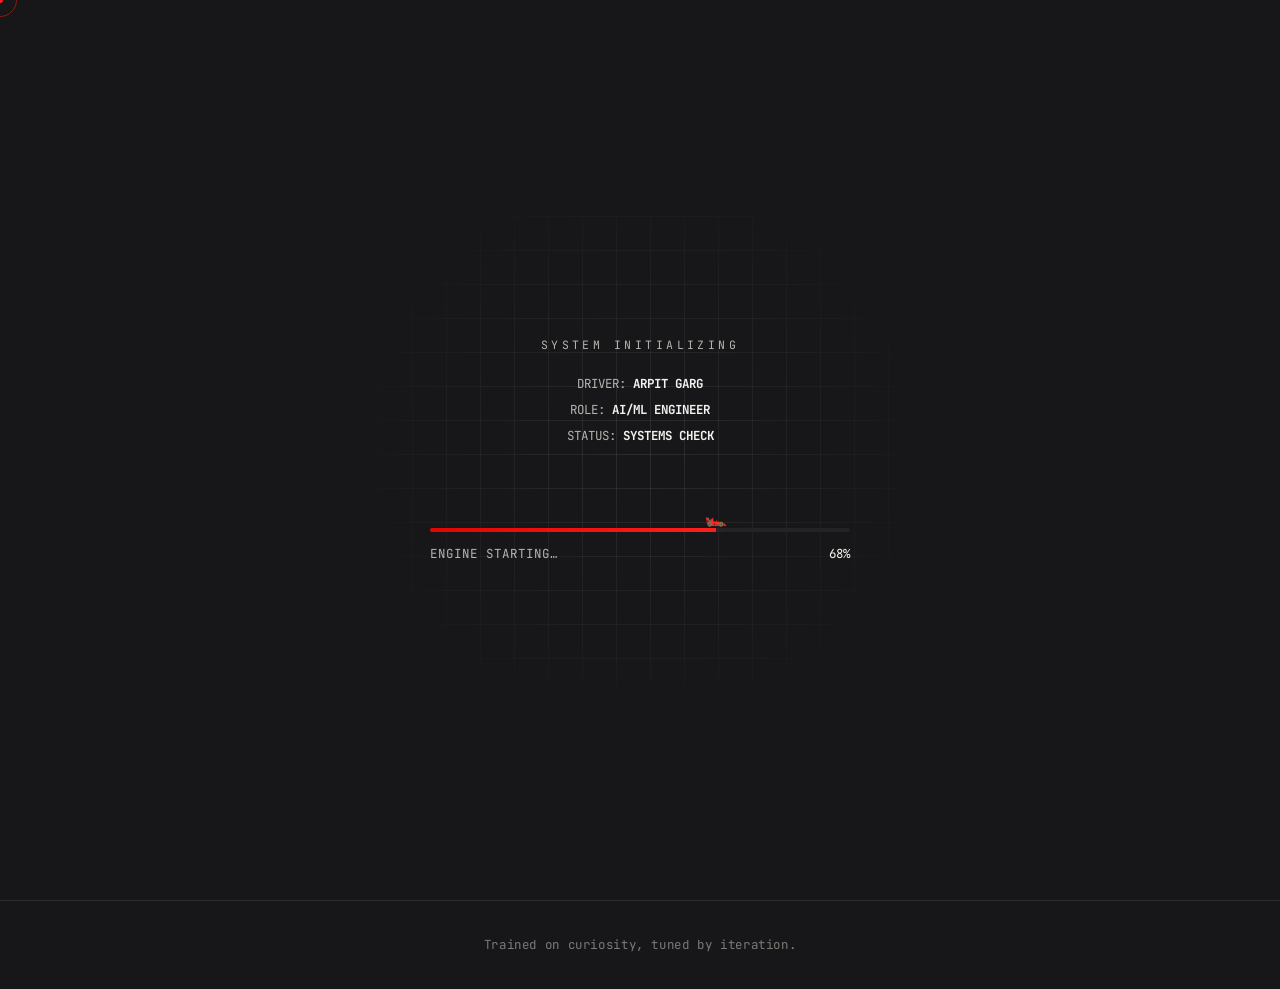
<file: index.html>
<!DOCTYPE html>
<html lang="en">
<head>
<meta charset="UTF-8">
<meta name="viewport" content="width=device-width, initial-scale=1.0">
<title>Arpit Garg — AI/ML Engineer</title>
<meta name="description" content="Arpit Garg — AI/ML Engineer. Machine learning, deep learning, computer vision and spiking neural networks.">

<link rel="preconnect" href="https://fonts.googleapis.com">
<link rel="preconnect" href="https://fonts.gstatic.com" crossorigin>
<link href="https://fonts.googleapis.com/css2?family=Rajdhani:wght@500;600;700&family=Inter:wght@400;500;600;700&family=JetBrains+Mono:wght@400;500;700&display=swap" rel="stylesheet">

<link rel="stylesheet" href="css/style.css">
<link rel="stylesheet" href="css/animations.css">
</head>
<body>

<!-- =================================================
     LOADING SCREEN
================================================= -->
<div id="loading-screen" aria-hidden="true">
  <div class="loading-inner">
    <div class="loading-grid"></div>
    <p class="loading-eyebrow">SYSTEM INITIALIZING</p>
    <div class="loading-readout">
      <span>DRIVER: <b>ARPIT GARG</b></span>
      <span>ROLE: <b>AI/ML ENGINEER</b></span>
      <span id="loading-status">STATUS: <b>WARMING UP</b></span>
    </div>
    <div class="loading-rpm">
      <div class="rpm-bars" id="rpm-bars"></div>
    </div>
    <div class="loading-bar-wrap">
      <span class="loading-car" id="loading-car" aria-hidden="true">🏎️</span>
      <div class="loading-bar-track">
        <div class="loading-bar-fill" id="loading-bar-fill"></div>
      </div>
    </div>
    <div class="loading-pct-row">
      <span class="loading-flag">ENGINE STARTING&hellip;</span>
      <span class="loading-pct" id="loading-pct">0%</span>
    </div>
  </div>
</div>

<!-- Scroll progress -->
<div class="scroll-progress" aria-hidden="true">
  <div class="scroll-progress-fill" id="scroll-progress-fill"></div>
  <span class="scroll-progress-car" id="scroll-progress-car">🏎️</span>
</div>

<!-- Custom cursor (desktop only) -->
<div class="cursor-dot" id="cursor-dot" aria-hidden="true"></div>
<div class="cursor-ring" id="cursor-ring" aria-hidden="true"></div>

<!-- Skip link -->
<a class="skip-link" href="#main">Skip to content</a>

<!-- =================================================
     NAVIGATION
================================================= -->
<header class="navbar" id="navbar">
  <div class="navbar-inner">
    <a href="index.html" class="nav-logo" aria-label="Arpit Garg — home">
      <span class="nav-logo-mark">AG</span>
      <span class="nav-logo-text">ARPIT<em>GARG</em></span>
    </a>

    <nav class="nav-links" id="nav-links" aria-label="Primary">
      <a href="index.html" class="nav-link active">HOME</a>
      <a href="about.html" class="nav-link">ABOUT</a>
      <a href="experience.html" class="nav-link">EXPERIENCE</a>
      <a href="projects.html" class="nav-link">PROJECTS</a>
      <a href="skills.html" class="nav-link">SKILLS</a>
      <a href="achievements.html" class="nav-link">ACHIEVEMENTS</a>
      <a href="contact.html" class="nav-link">CONTACT</a>
      <div class="nav-indicator" id="nav-indicator" aria-hidden="true"></div>
    </nav>

    <div class="navbar-right">
      <div class="nav-lap-counter" aria-hidden="true">LAP 01/07</div>
      <button class="nav-toggle" id="nav-toggle" aria-label="Open menu" aria-expanded="false" aria-controls="nav-links">
        <span></span><span></span><span></span>
      </button>
    </div>
  </div>
</header>

<main id="main">

<section id="hero" class="hero" aria-label="Introduction">
  <div class="hero-bg" aria-hidden="true">
    <div class="carbon-texture"></div>
    <div class="grid-lines"></div>
    <div class="track-lines"></div>
    <div class="speed-lines" id="speed-lines"></div>
  </div>

  <div class="hero-hud" aria-hidden="true">
    <div class="hud-item hud-tl">
      <span class="hud-label">RPM</span>
      <span class="hud-value" id="hud-rpm">0</span>
    </div>
    <div class="hud-item hud-tr">
      <span class="hud-label">SYSTEM</span>
      <span class="hud-value hud-online">ONLINE</span>
    </div>
    <div class="hud-item hud-bl">
      <span class="hud-label">SPEED</span>
      <span class="hud-value" id="hud-speed">0<small>KM/H</small></span>
    </div>
    <div class="hud-item hud-br">
      <span class="hud-label">MODE</span>
      <span class="hud-value">PERFORMANCE</span>
    </div>
  </div>

  <div class="hero-content">
    <p class="hero-eyebrow"><span class="dot"></span><span class="hero-eyebrow-emoji" aria-hidden="true">🏎️</span>LAP 01 / PORTFOLIO — STARTING GRID</p>
    <h1 class="hero-title">
      <span class="hero-title-name">ARPIT GARG</span>
      <span class="hero-title-role">AI/ML ENGINEER</span>
    </h1>
    <p class="hero-tagline">Engineering intelligence at full speed.</p>

    <div class="hero-actions">
      <a href="projects.html" class="btn btn-primary">
        <span>VIEW MY WORK</span>
      </a>
      <!-- To go live: replace YOUR_FILE_ID below with your Google Drive file's ID.
           Get it from Drive: right-click the PDF → Share → "Copy link", which gives
           you something like https://drive.google.com/file/d/1AbCdEfGhIj/view?usp=sharing
           — the long string between /d/ and /view is the file ID. Also make sure the
           file's sharing setting is "Anyone with the link" or it'll 403 for visitors. -->
      <a href="https://drive.google.com/file/d/18TIZjoGuWX1Lr_pJdW8uOG5-KQ3ktR32/view?usp=sharing" class="btn btn-outline" target="_blank" rel="noopener noreferrer">
        <span>DOWNLOAD RESUME</span>
      </a>
      <a href="contact.html" class="btn btn-ghost">
        <span>CONTACT ME</span>
      </a>
    </div>
  </div>

  <div class="hero-car" id="hero-car" aria-hidden="true">
    <!-- Interactive top-down F1 car built with SVG -->
    <svg viewBox="0 0 400 800" class="f1-car-svg" id="f1-car-svg">
      <defs>
        <linearGradient id="bodyGrad" x1="0" y1="0" x2="1" y2="0">
          <stop offset="0%" stop-color="#151515"/>
          <stop offset="50%" stop-color="#0D0D0D"/>
          <stop offset="100%" stop-color="#151515"/>
        </linearGradient>
        <radialGradient id="glowGrad" cx="50%" cy="50%" r="50%">
          <stop offset="0%" stop-color="#FF1E1E" stop-opacity="0.9"/>
          <stop offset="100%" stop-color="#FF1E1E" stop-opacity="0"/>
        </radialGradient>
      </defs>

      <!-- rear wing -->
      <rect x="90" y="40" width="220" height="16" rx="4" fill="url(#bodyGrad)" stroke="#E10600" stroke-width="1.5"/>
      <rect x="140" y="56" width="10" height="30" fill="#151515"/>
      <rect x="250" y="56" width="10" height="30" fill="#151515"/>

      <!-- rear tires -->
      <rect x="55" y="90" width="42" height="90" rx="10" fill="#0D0D0D" stroke="#333" stroke-width="2"/>
      <rect x="303" y="90" width="42" height="90" rx="10" fill="#0D0D0D" stroke="#333" stroke-width="2"/>

      <!-- main body -->
      <path d="M170 90 C130 95 120 160 128 260 C132 380 140 480 160 560 C168 610 180 660 200 700 C220 660 232 610 240 560 C260 480 268 380 272 260 C280 160 270 95 230 90 C215 84 185 84 170 90 Z"
            fill="url(#bodyGrad)" stroke="#E10600" stroke-width="1.5"/>

      <!-- halo / cockpit -->
      <ellipse cx="200" cy="230" rx="34" ry="46" fill="#050505" stroke="#A0A0A0" stroke-width="1.5"/>
      <path d="M170 200 Q200 180 230 200" fill="none" stroke="#E10600" stroke-width="4" stroke-linecap="round"/>

      <!-- red racing stripe -->
      <rect x="192" y="90" width="16" height="600" fill="#E10600" opacity="0.85"/>

      <!-- front tires -->
      <rect x="70" y="620" width="40" height="86" rx="10" fill="#0D0D0D" stroke="#333" stroke-width="2"/>
      <rect x="290" y="620" width="40" height="86" rx="10" fill="#0D0D0D" stroke="#333" stroke-width="2"/>

      <!-- front wing -->
      <rect x="80" y="720" width="240" height="18" rx="4" fill="url(#bodyGrad)" stroke="#E10600" stroke-width="1.5"/>

      <!-- headlight glow points -->
      <circle cx="170" cy="705" r="18" fill="url(#glowGrad)" class="headlight-glow"/>
      <circle cx="230" cy="705" r="18" fill="url(#glowGrad)" class="headlight-glow"/>
    </svg>

    <div class="car-telemetry" aria-hidden="true">
      <div class="car-telemetry-line" style="--i:0">MODEL &mdash; INTELLIGENCE.01</div>
      <div class="car-telemetry-line" style="--i:1">STACK &mdash; PYTORCH / TENSORFLOW</div>
      <div class="car-telemetry-line" style="--i:2">STATUS &mdash; RACE READY</div>
    </div>
  </div>

  <a href="about.html" class="scroll-cue" aria-label="Continue to About page">
    <span>EXPLORE</span>
    <span class="scroll-cue-car" aria-hidden="true">🏎️</span>
  </a>
</section>

</main>

<footer class="site-footer">
  <p class="site-footer-tagline">Trained on curiosity, tuned by iteration.</p>
</footer>

<script src="js/animations.js"></script>
<script src="js/main.js"></script>
</body>
</html>
</file>
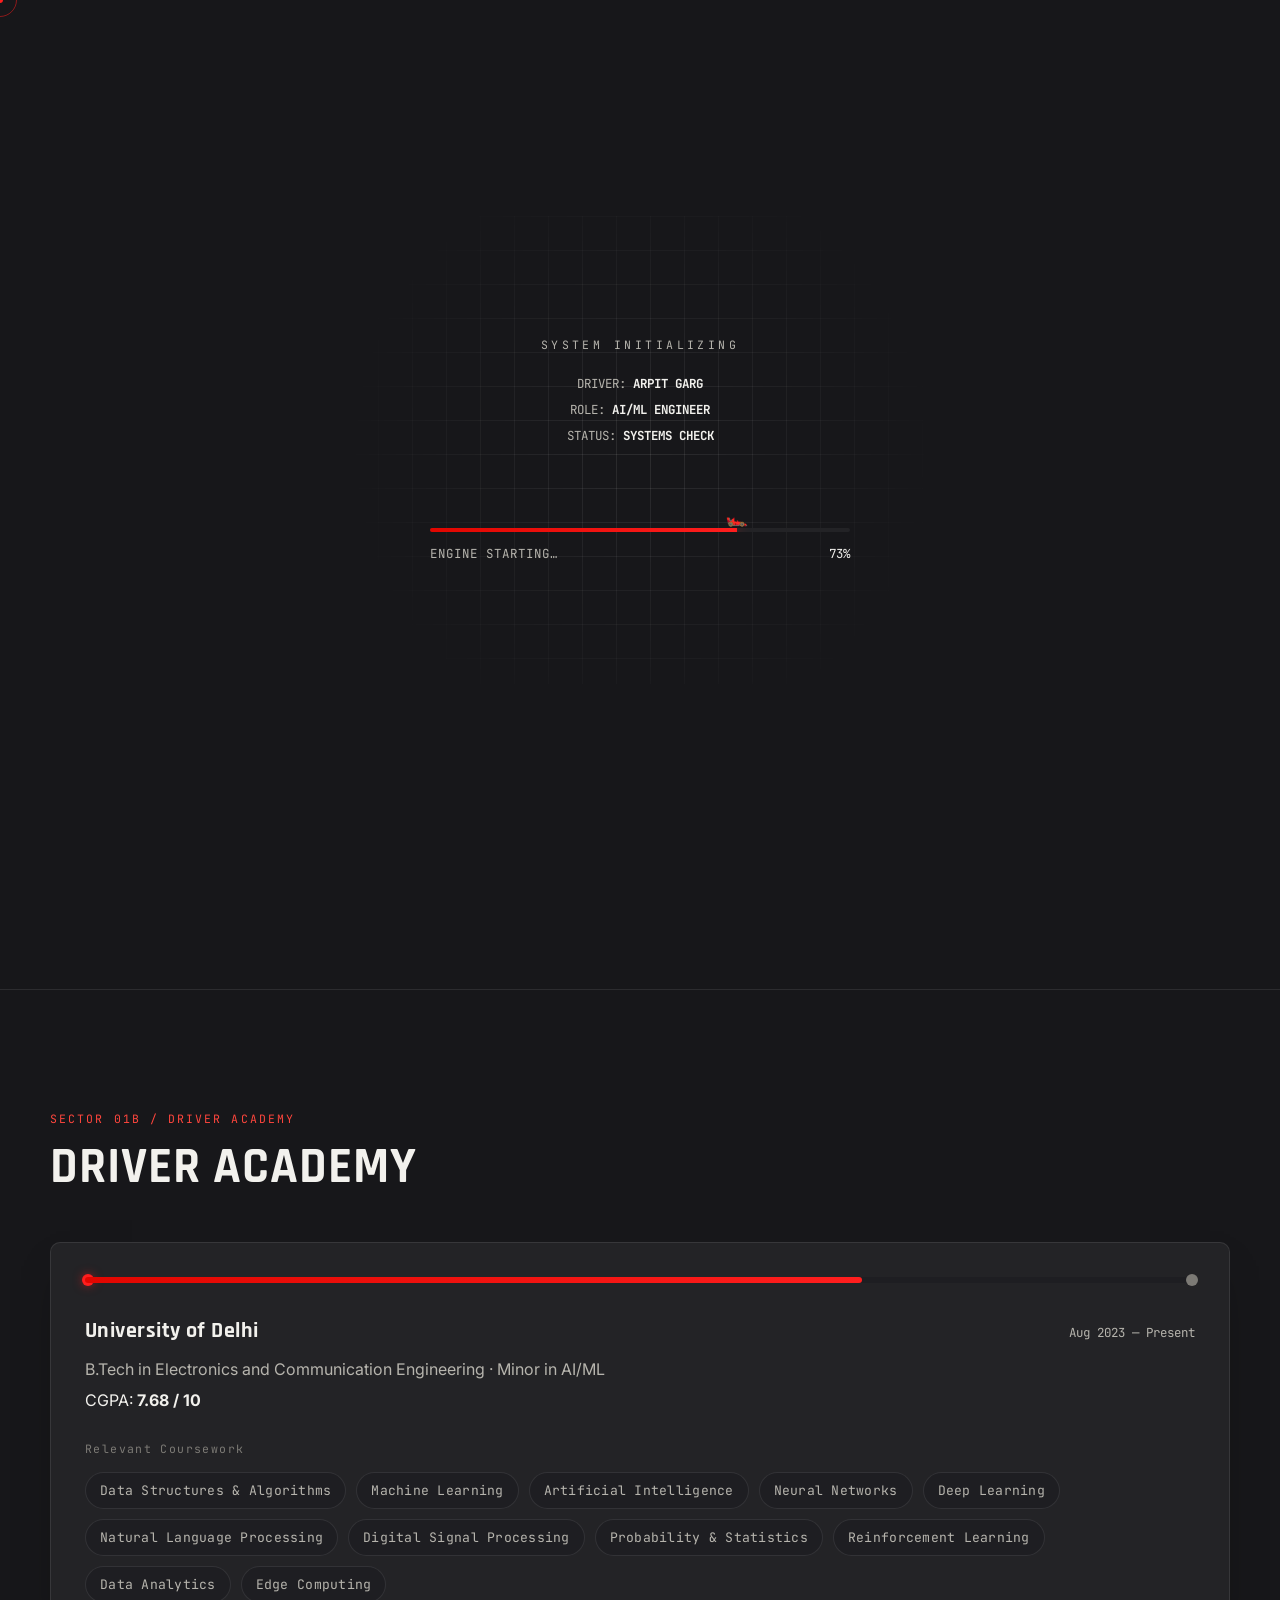
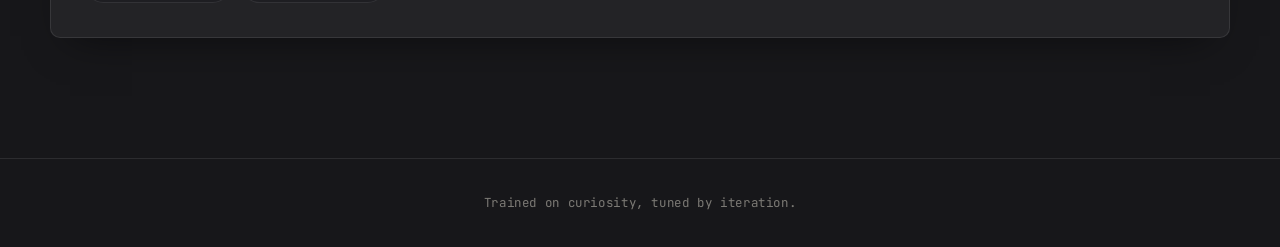
<file: about.html>
<!DOCTYPE html>
<html lang="en">
<head>
<meta charset="UTF-8">
<meta name="viewport" content="width=device-width, initial-scale=1.0">
<title>About — Arpit Garg</title>
<meta name="description" content="Arpit Garg — AI/ML Engineer. Machine learning, deep learning, computer vision and spiking neural networks.">

<link rel="preconnect" href="https://fonts.googleapis.com">
<link rel="preconnect" href="https://fonts.gstatic.com" crossorigin>
<link href="https://fonts.googleapis.com/css2?family=Rajdhani:wght@500;600;700&family=Inter:wght@400;500;600;700&family=JetBrains+Mono:wght@400;500;700&display=swap" rel="stylesheet">

<link rel="stylesheet" href="css/style.css">
<link rel="stylesheet" href="css/animations.css">
</head>
<body>

<!-- =================================================
     LOADING SCREEN
================================================= -->
<div id="loading-screen" aria-hidden="true">
  <div class="loading-inner">
    <div class="loading-grid"></div>
    <p class="loading-eyebrow">SYSTEM INITIALIZING</p>
    <div class="loading-readout">
      <span>DRIVER: <b>ARPIT GARG</b></span>
      <span>ROLE: <b>AI/ML ENGINEER</b></span>
      <span id="loading-status">STATUS: <b>WARMING UP</b></span>
    </div>
    <div class="loading-rpm">
      <div class="rpm-bars" id="rpm-bars"></div>
    </div>
    <div class="loading-bar-wrap">
      <span class="loading-car" id="loading-car" aria-hidden="true">🏎️</span>
      <div class="loading-bar-track">
        <div class="loading-bar-fill" id="loading-bar-fill"></div>
      </div>
    </div>
    <div class="loading-pct-row">
      <span class="loading-flag">ENGINE STARTING&hellip;</span>
      <span class="loading-pct" id="loading-pct">0%</span>
    </div>
  </div>
</div>

<!-- Scroll progress -->
<div class="scroll-progress" aria-hidden="true">
  <div class="scroll-progress-fill" id="scroll-progress-fill"></div>
  <span class="scroll-progress-car" id="scroll-progress-car">🏎️</span>
</div>

<!-- Custom cursor (desktop only) -->
<div class="cursor-dot" id="cursor-dot" aria-hidden="true"></div>
<div class="cursor-ring" id="cursor-ring" aria-hidden="true"></div>

<!-- Skip link -->
<a class="skip-link" href="#main">Skip to content</a>

<!-- =================================================
     NAVIGATION
================================================= -->
<header class="navbar" id="navbar">
  <div class="navbar-inner">
    <a href="index.html" class="nav-logo" aria-label="Arpit Garg — home">
      <span class="nav-logo-mark">AG</span>
      <span class="nav-logo-text">ARPIT<em>GARG</em></span>
    </a>

    <nav class="nav-links" id="nav-links" aria-label="Primary">
      <a href="index.html" class="nav-link">HOME</a>
      <a href="about.html" class="nav-link active">ABOUT</a>
      <a href="experience.html" class="nav-link">EXPERIENCE</a>
      <a href="projects.html" class="nav-link">PROJECTS</a>
      <a href="skills.html" class="nav-link">SKILLS</a>
      <a href="achievements.html" class="nav-link">ACHIEVEMENTS</a>
      <a href="contact.html" class="nav-link">CONTACT</a>
      <div class="nav-indicator" id="nav-indicator" aria-hidden="true"></div>
    </nav>

    <div class="navbar-right">
      <div class="nav-lap-counter" aria-hidden="true">LAP 02/07</div>
      <button class="nav-toggle" id="nav-toggle" aria-label="Open menu" aria-expanded="false" aria-controls="nav-links">
        <span></span><span></span><span></span>
      </button>
    </div>
  </div>
</header>

<main id="main">

<section id="about" class="section about" aria-label="About">
  <div class="section-inner">
    <p class="section-eyebrow">SECTOR 01 / DRIVER PROFILE</p>
    <h2 class="section-title">About the Driver</h2>

    <div class="driver-card">
      <div class="driver-card-header">
        <div class="driver-id">
          <span class="driver-number">01</span>
          <div>
            <p class="driver-card-label">DRIVER</p>
            <p class="driver-card-name">ARPIT GARG</p>
          </div>
        </div>
        <div class="driver-flag">🇮🇳</div>
      </div>

      <div class="driver-card-grid">
        <div class="driver-stat">
          <span class="driver-stat-label">ROLE</span>
          <span class="driver-stat-value">AI/ML Engineer</span>
        </div>
        <div class="driver-stat">
          <span class="driver-stat-label">BASE</span>
          <span class="driver-stat-value">Delhi, India</span>
        </div>
        <div class="driver-stat">
          <span class="driver-stat-label">TEAM</span>
          <span class="driver-stat-value">University of Delhi</span>
        </div>
        <div class="driver-stat">
          <span class="driver-stat-label">CHASSIS</span>
          <span class="driver-stat-value">B.Tech ECE &middot; AI/ML Minor</span>
        </div>
        <div class="driver-stat">
          <span class="driver-stat-label">RATING</span>
          <span class="driver-stat-value">CGPA 7.68 / 10</span>
        </div>
        <div class="driver-stat">
          <span class="driver-stat-label">STATUS</span>
          <span class="driver-stat-value status-live">Available for hire</span>
        </div>
      </div>

      <p class="driver-summary">
        AI/ML Engineer with experience in machine learning, deep learning, computer vision, and Spiking
        Neural Networks. Skilled in Python, PyTorch, TensorFlow, Scikit-learn, and OpenCV, with expertise
        in model training, evaluation, and feature engineering.
      </p>
    </div>

    <div class="about-stats" id="about-stats">
      <div class="about-stat" data-count="3" data-suffix="+">
        <span class="about-stat-value"><span class="counter">0</span><span class="suffix">+</span></span>
        <span class="about-stat-label">Research / Internship Experiences</span>
      </div>
      <div class="about-stat" data-count="4" data-suffix="+">
        <span class="about-stat-value"><span class="counter">0</span><span class="suffix">+</span></span>
        <span class="about-stat-label">Major AI/ML Projects</span>
      </div>
      <div class="about-stat" data-count="10000" data-suffix="+">
        <span class="about-stat-value"><span class="counter">0</span><span class="suffix">+</span></span>
        <span class="about-stat-label">Samples Analyzed</span>
      </div>
      <div class="about-stat" data-count="18" data-suffix="+">
        <span class="about-stat-value"><span class="counter">0</span><span class="suffix">+</span></span>
        <span class="about-stat-label">Exercise Types Supported</span>
      </div>
      <div class="about-stat" data-count="100" data-suffix="+">
        <span class="about-stat-value"><span class="counter">0</span><span class="suffix">+</span></span>
        <span class="about-stat-label">Equipment Units Analyzed</span>
      </div>
    </div>
  </div>
</section>

<section id="education" class="section education" aria-label="Education">
  <div class="section-inner">
    <p class="section-eyebrow">SECTOR 01B / DRIVER ACADEMY</p>
    <h2 class="section-title">Driver Academy</h2>

    <div class="academy-card reveal">
      <div class="academy-track" aria-hidden="true">
        <span class="academy-checkpoint start"></span>
        <span class="academy-progress"></span>
        <span class="academy-checkpoint end"></span>
      </div>
      <div class="academy-body">
        <div class="academy-top">
          <h3>University of Delhi</h3>
          <span class="academy-date">Aug 2023 &mdash; Present</span>
        </div>
        <p class="academy-degree">B.Tech in Electronics and Communication Engineering &middot; Minor in AI/ML</p>
        <p class="academy-cgpa">CGPA: <b>7.68 / 10</b></p>

        <p class="academy-coursework-label">Relevant Coursework</p>
        <ul class="chip-list">
          <li>Data Structures &amp; Algorithms</li>
          <li>Machine Learning</li>
          <li>Artificial Intelligence</li>
          <li>Neural Networks</li>
          <li>Deep Learning</li>
          <li>Natural Language Processing</li>
          <li>Digital Signal Processing</li>
          <li>Probability &amp; Statistics</li>
          <li>Reinforcement Learning</li>
          <li>Data Analytics</li>
          <li>Edge Computing</li>
        </ul>
      </div>
    </div>
  </div>
</section>

</main>

<footer class="site-footer">
  <p class="site-footer-tagline">Trained on curiosity, tuned by iteration.</p>
</footer>

<script src="js/animations.js"></script>
<script src="js/main.js"></script>
</body>
</html>
</file>
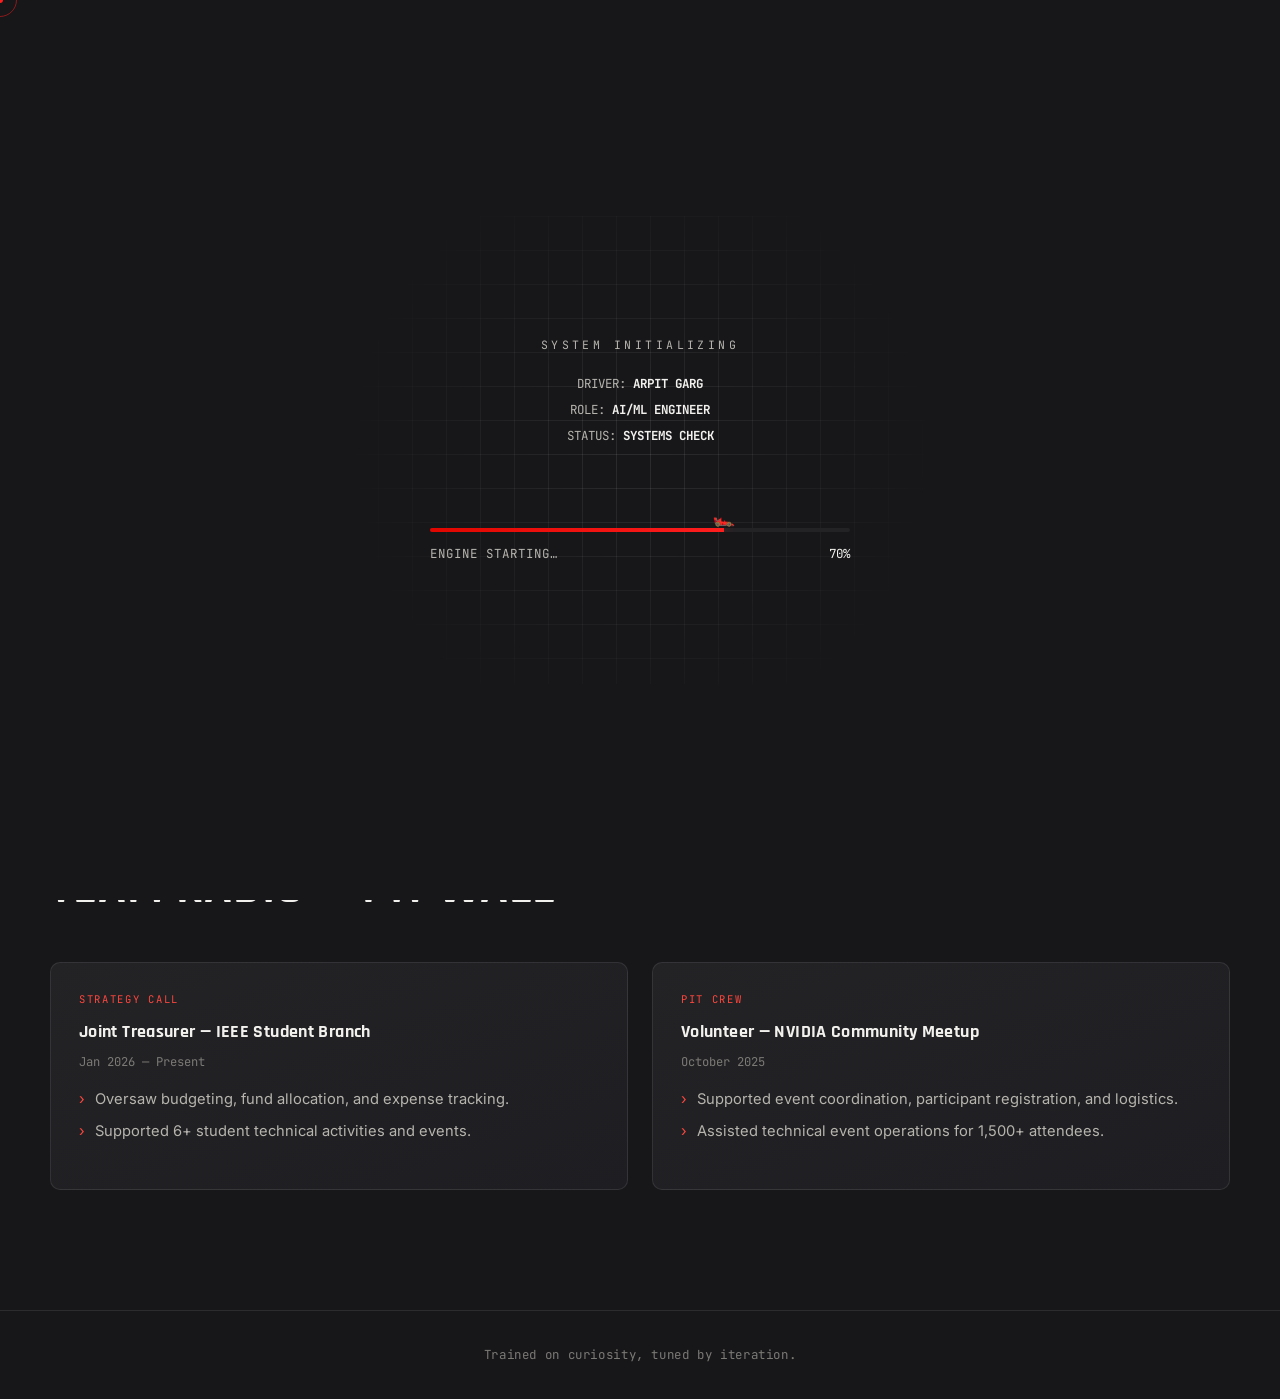
<file: achievements.html>
<!DOCTYPE html>
<html lang="en">
<head>
<meta charset="UTF-8">
<meta name="viewport" content="width=device-width, initial-scale=1.0">
<title>Achievements — Arpit Garg</title>
<meta name="description" content="Arpit Garg — AI/ML Engineer. Machine learning, deep learning, computer vision and spiking neural networks.">

<link rel="preconnect" href="https://fonts.googleapis.com">
<link rel="preconnect" href="https://fonts.gstatic.com" crossorigin>
<link href="https://fonts.googleapis.com/css2?family=Rajdhani:wght@500;600;700&family=Inter:wght@400;500;600;700&family=JetBrains+Mono:wght@400;500;700&display=swap" rel="stylesheet">

<link rel="stylesheet" href="css/style.css">
<link rel="stylesheet" href="css/animations.css">
</head>
<body>

<!-- =================================================
     LOADING SCREEN
================================================= -->
<div id="loading-screen" aria-hidden="true">
  <div class="loading-inner">
    <div class="loading-grid"></div>
    <p class="loading-eyebrow">SYSTEM INITIALIZING</p>
    <div class="loading-readout">
      <span>DRIVER: <b>ARPIT GARG</b></span>
      <span>ROLE: <b>AI/ML ENGINEER</b></span>
      <span id="loading-status">STATUS: <b>WARMING UP</b></span>
    </div>
    <div class="loading-rpm">
      <div class="rpm-bars" id="rpm-bars"></div>
    </div>
    <div class="loading-bar-wrap">
      <span class="loading-car" id="loading-car" aria-hidden="true">🏎️</span>
      <div class="loading-bar-track">
        <div class="loading-bar-fill" id="loading-bar-fill"></div>
      </div>
    </div>
    <div class="loading-pct-row">
      <span class="loading-flag">ENGINE STARTING&hellip;</span>
      <span class="loading-pct" id="loading-pct">0%</span>
    </div>
  </div>
</div>

<!-- Scroll progress -->
<div class="scroll-progress" aria-hidden="true">
  <div class="scroll-progress-fill" id="scroll-progress-fill"></div>
  <span class="scroll-progress-car" id="scroll-progress-car">🏎️</span>
</div>

<!-- Custom cursor (desktop only) -->
<div class="cursor-dot" id="cursor-dot" aria-hidden="true"></div>
<div class="cursor-ring" id="cursor-ring" aria-hidden="true"></div>

<!-- Skip link -->
<a class="skip-link" href="#main">Skip to content</a>

<!-- =================================================
     NAVIGATION
================================================= -->
<header class="navbar" id="navbar">
  <div class="navbar-inner">
    <a href="index.html" class="nav-logo" aria-label="Arpit Garg — home">
      <span class="nav-logo-mark">AG</span>
      <span class="nav-logo-text">ARPIT<em>GARG</em></span>
    </a>

    <nav class="nav-links" id="nav-links" aria-label="Primary">
      <a href="index.html" class="nav-link">HOME</a>
      <a href="about.html" class="nav-link">ABOUT</a>
      <a href="experience.html" class="nav-link">EXPERIENCE</a>
      <a href="projects.html" class="nav-link">PROJECTS</a>
      <a href="skills.html" class="nav-link">SKILLS</a>
      <a href="achievements.html" class="nav-link active">ACHIEVEMENTS</a>
      <a href="contact.html" class="nav-link">CONTACT</a>
      <div class="nav-indicator" id="nav-indicator" aria-hidden="true"></div>
    </nav>

    <div class="navbar-right">
      <div class="nav-lap-counter" aria-hidden="true">LAP 06/07</div>
      <button class="nav-toggle" id="nav-toggle" aria-label="Open menu" aria-expanded="false" aria-controls="nav-links">
        <span></span><span></span><span></span>
      </button>
    </div>
  </div>
</header>

<main id="main">

<section id="achievements" class="section achievements" aria-label="Achievements">
  <div class="section-inner">
    <p class="section-eyebrow">SECTOR 05 / PODIUM</p>
    <h2 class="section-title">Podium</h2>

    <div class="podium reveal">
      <div class="podium-place place-2">
        <div class="podium-medal">🏁</div>
        <h3>Smart India Hackathon 2025</h3>
        <p class="podium-org">Shortlisted (Waitlist) &mdash; Project PeerFit</p>
        <p class="podium-desc">Selected among 600+ shortlisted national teams based on technical proposal.</p>
        <div class="podium-block"><span>P2</span></div>
      </div>

      <div class="podium-place place-1">
        <div class="podium-medal">🥈</div>
        <h3>Code or Die Hackathon</h3>
        <p class="podium-org">Delhi Technological University</p>
        <p class="podium-desc">2nd Place &mdash; implemented a software solution under hackathon constraints.</p>
        <div class="podium-block"><span>P1</span></div>
      </div>
    </div>
  </div>
</section>

<section id="leadership" class="section leadership" aria-label="Leadership">
  <div class="section-inner">
    <p class="section-eyebrow">SECTOR 06 / PIT WALL</p>
    <h2 class="section-title">Team Radio &mdash; Pit Wall</h2>

    <div class="pitwall-grid">

      <article class="pitwall-card reveal">
        <p class="pitwall-tag">STRATEGY CALL</p>
        <h3>Joint Treasurer &mdash; IEEE Student Branch</h3>
        <span class="pitwall-date">Jan 2026 &mdash; Present</span>
        <ul class="race-highlights">
          <li>Oversaw budgeting, fund allocation, and expense tracking.</li>
          <li>Supported 6+ student technical activities and events.</li>
        </ul>
      </article>

      <article class="pitwall-card reveal">
        <p class="pitwall-tag">PIT CREW</p>
        <h3>Volunteer &mdash; NVIDIA Community Meetup</h3>
        <span class="pitwall-date">October 2025</span>
        <ul class="race-highlights">
          <li>Supported event coordination, participant registration, and logistics.</li>
          <li>Assisted technical event operations for 1,500+ attendees.</li>
        </ul>
      </article>
    </div>
  </div>
</section>

</main>

<footer class="site-footer">
  <p class="site-footer-tagline">Trained on curiosity, tuned by iteration.</p>
</footer>

<script src="js/animations.js"></script>
<script src="js/main.js"></script>
</body>
</html>
</file>
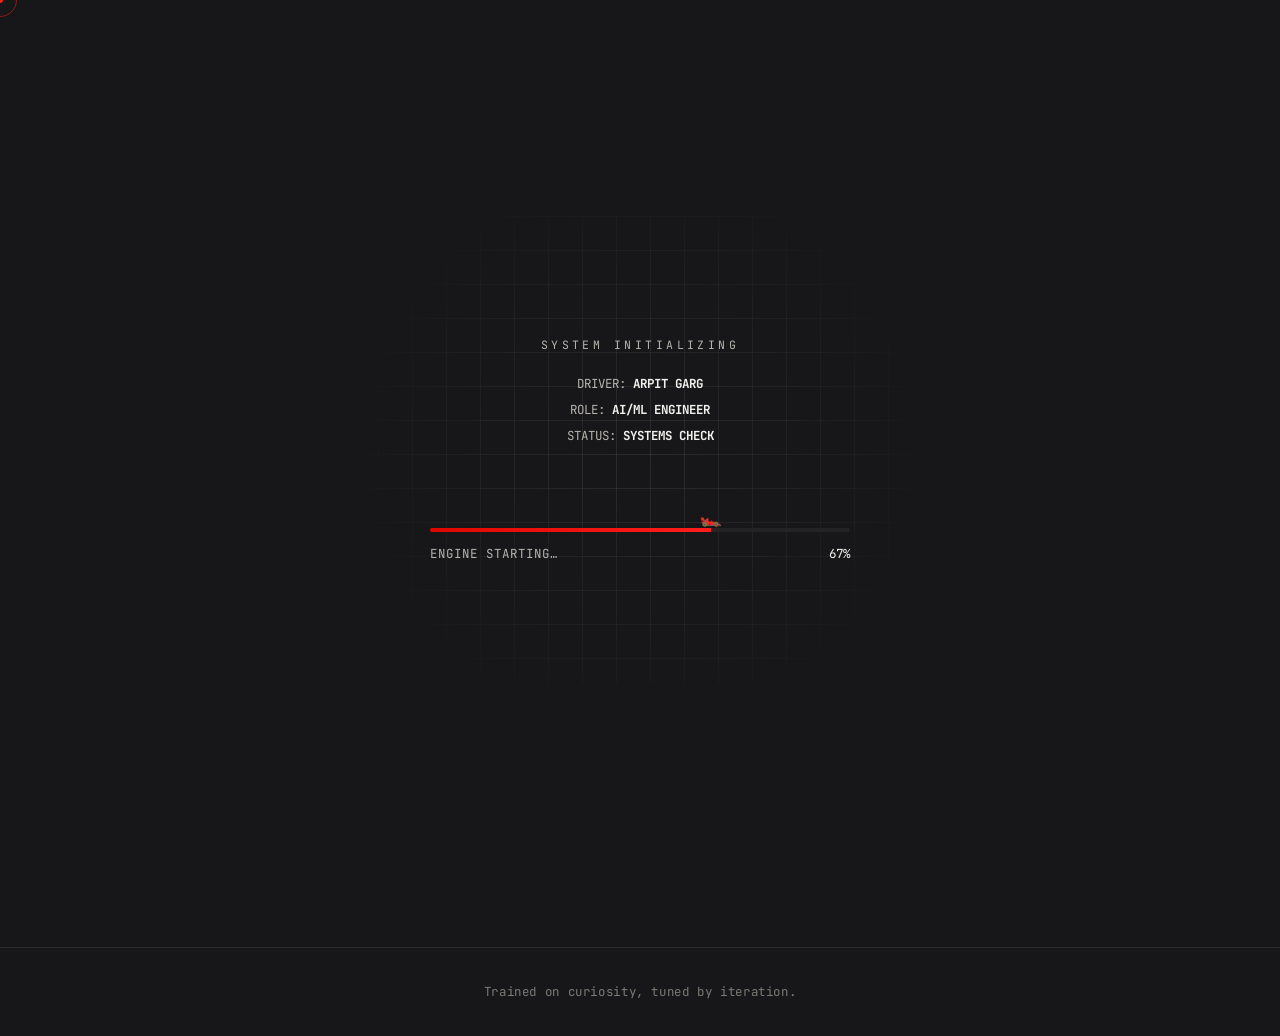
<file: contact.html>
<!DOCTYPE html>
<html lang="en">
<head>
<meta charset="UTF-8">
<meta name="viewport" content="width=device-width, initial-scale=1.0">
<title>Contact — Arpit Garg</title>
<meta name="description" content="Arpit Garg — AI/ML Engineer. Machine learning, deep learning, computer vision and spiking neural networks.">

<link rel="preconnect" href="https://fonts.googleapis.com">
<link rel="preconnect" href="https://fonts.gstatic.com" crossorigin>
<link href="https://fonts.googleapis.com/css2?family=Rajdhani:wght@500;600;700&family=Inter:wght@400;500;600;700&family=JetBrains+Mono:wght@400;500;700&display=swap" rel="stylesheet">

<link rel="stylesheet" href="css/style.css">
<link rel="stylesheet" href="css/animations.css">
</head>
<body>

<!-- =================================================
     LOADING SCREEN
================================================= -->
<div id="loading-screen" aria-hidden="true">
  <div class="loading-inner">
    <div class="loading-grid"></div>
    <p class="loading-eyebrow">SYSTEM INITIALIZING</p>
    <div class="loading-readout">
      <span>DRIVER: <b>ARPIT GARG</b></span>
      <span>ROLE: <b>AI/ML ENGINEER</b></span>
      <span id="loading-status">STATUS: <b>WARMING UP</b></span>
    </div>
    <div class="loading-rpm">
      <div class="rpm-bars" id="rpm-bars"></div>
    </div>
    <div class="loading-bar-wrap">
      <span class="loading-car" id="loading-car" aria-hidden="true">🏎️</span>
      <div class="loading-bar-track">
        <div class="loading-bar-fill" id="loading-bar-fill"></div>
      </div>
    </div>
    <div class="loading-pct-row">
      <span class="loading-flag">ENGINE STARTING&hellip;</span>
      <span class="loading-pct" id="loading-pct">0%</span>
    </div>
  </div>
</div>

<!-- Scroll progress -->
<div class="scroll-progress" aria-hidden="true">
  <div class="scroll-progress-fill" id="scroll-progress-fill"></div>
  <span class="scroll-progress-car" id="scroll-progress-car">🏎️</span>
</div>

<!-- Custom cursor (desktop only) -->
<div class="cursor-dot" id="cursor-dot" aria-hidden="true"></div>
<div class="cursor-ring" id="cursor-ring" aria-hidden="true"></div>

<!-- Skip link -->
<a class="skip-link" href="#main">Skip to content</a>

<!-- =================================================
     NAVIGATION
================================================= -->
<header class="navbar" id="navbar">
  <div class="navbar-inner">
    <a href="index.html" class="nav-logo" aria-label="Arpit Garg — home">
      <span class="nav-logo-mark">AG</span>
      <span class="nav-logo-text">ARPIT<em>GARG</em></span>
    </a>

    <nav class="nav-links" id="nav-links" aria-label="Primary">
      <a href="index.html" class="nav-link">HOME</a>
      <a href="about.html" class="nav-link">ABOUT</a>
      <a href="experience.html" class="nav-link">EXPERIENCE</a>
      <a href="projects.html" class="nav-link">PROJECTS</a>
      <a href="skills.html" class="nav-link">SKILLS</a>
      <a href="achievements.html" class="nav-link">ACHIEVEMENTS</a>
      <a href="contact.html" class="nav-link active">CONTACT</a>
      <div class="nav-indicator" id="nav-indicator" aria-hidden="true"></div>
    </nav>

    <div class="navbar-right">
      <div class="nav-lap-counter" aria-hidden="true">LAP 07/07</div>
      <button class="nav-toggle" id="nav-toggle" aria-label="Open menu" aria-expanded="false" aria-controls="nav-links">
        <span></span><span></span><span></span>
      </button>
    </div>
  </div>
</header>

<main id="main">

<section id="contact" class="section contact" aria-label="Contact">
  <div class="checkered-strip" aria-hidden="true"></div>
  <div class="section-inner">
    <p class="section-eyebrow">SECTOR 07 / FINISH LINE</p>
    <h2 class="section-title">Ready for the next race?</h2>
    <p class="contact-lede">Let&rsquo;s build something fast.</p>

    <div class="contact-grid">
      <div class="contact-info">
        <a class="contact-line" href="mailto:arpit21.work@gmail.com">
          <span class="contact-icon" aria-hidden="true">&#9993;</span>
          <span>arpit21.work@gmail.com</span>
        </a>
        <p class="contact-line">
          <span class="contact-icon" aria-hidden="true">&#128205;</span>
          <span>Delhi, India</span>
        </p>
        <div class="contact-social">
          <a href="#" class="social-btn" aria-label="LinkedIn profile">LINKEDIN</a>
          <a href="#" class="social-btn" aria-label="GitHub profile">GITHUB</a>
        </div>
      </div>

      <form class="contact-form" id="contact-form" novalidate>
        <!-- Sets the subject line of the email Formspree forwards -->
        <input type="hidden" name="_subject" value="New message from your portfolio">
        <!-- Honeypot spam trap: real users never fill this in; bots often do.
             Formspree silently discards submissions where this is non-empty. -->
        <input type="text" name="_gotcha" style="display:none" tabindex="-1" autocomplete="off">
        <!-- Frontend-only form. To go live, integrate Formspree or EmailJS here (see README). -->
        <div class="form-field">
          <label for="cf-name">Name</label>
          <input type="text" id="cf-name" name="name" autocomplete="name" required>
          <span class="form-error" id="err-name" role="alert"></span>
        </div>
        <div class="form-field">
          <label for="cf-email">Email</label>
          <input type="email" id="cf-email" name="email" autocomplete="email" required>
          <span class="form-error" id="err-email" role="alert"></span>
        </div>
        <div class="form-field">
          <label for="cf-message">Message</label>
          <textarea id="cf-message" name="message" rows="5" required></textarea>
          <span class="form-error" id="err-message" role="alert"></span>
        </div>
        <button type="submit" class="btn btn-primary form-submit">
          <span>SEND TRANSMISSION</span>
        </button>
        <p class="form-status" id="form-status" role="status" aria-live="polite"></p>
      </form>
    </div>
  </div>
</section>

</main>

<footer class="site-footer">
  <p class="site-footer-tagline">Trained on curiosity, tuned by iteration.</p>
</footer>

<script src="js/animations.js"></script>
<script src="js/main.js"></script>
</body>
</html>
</file>
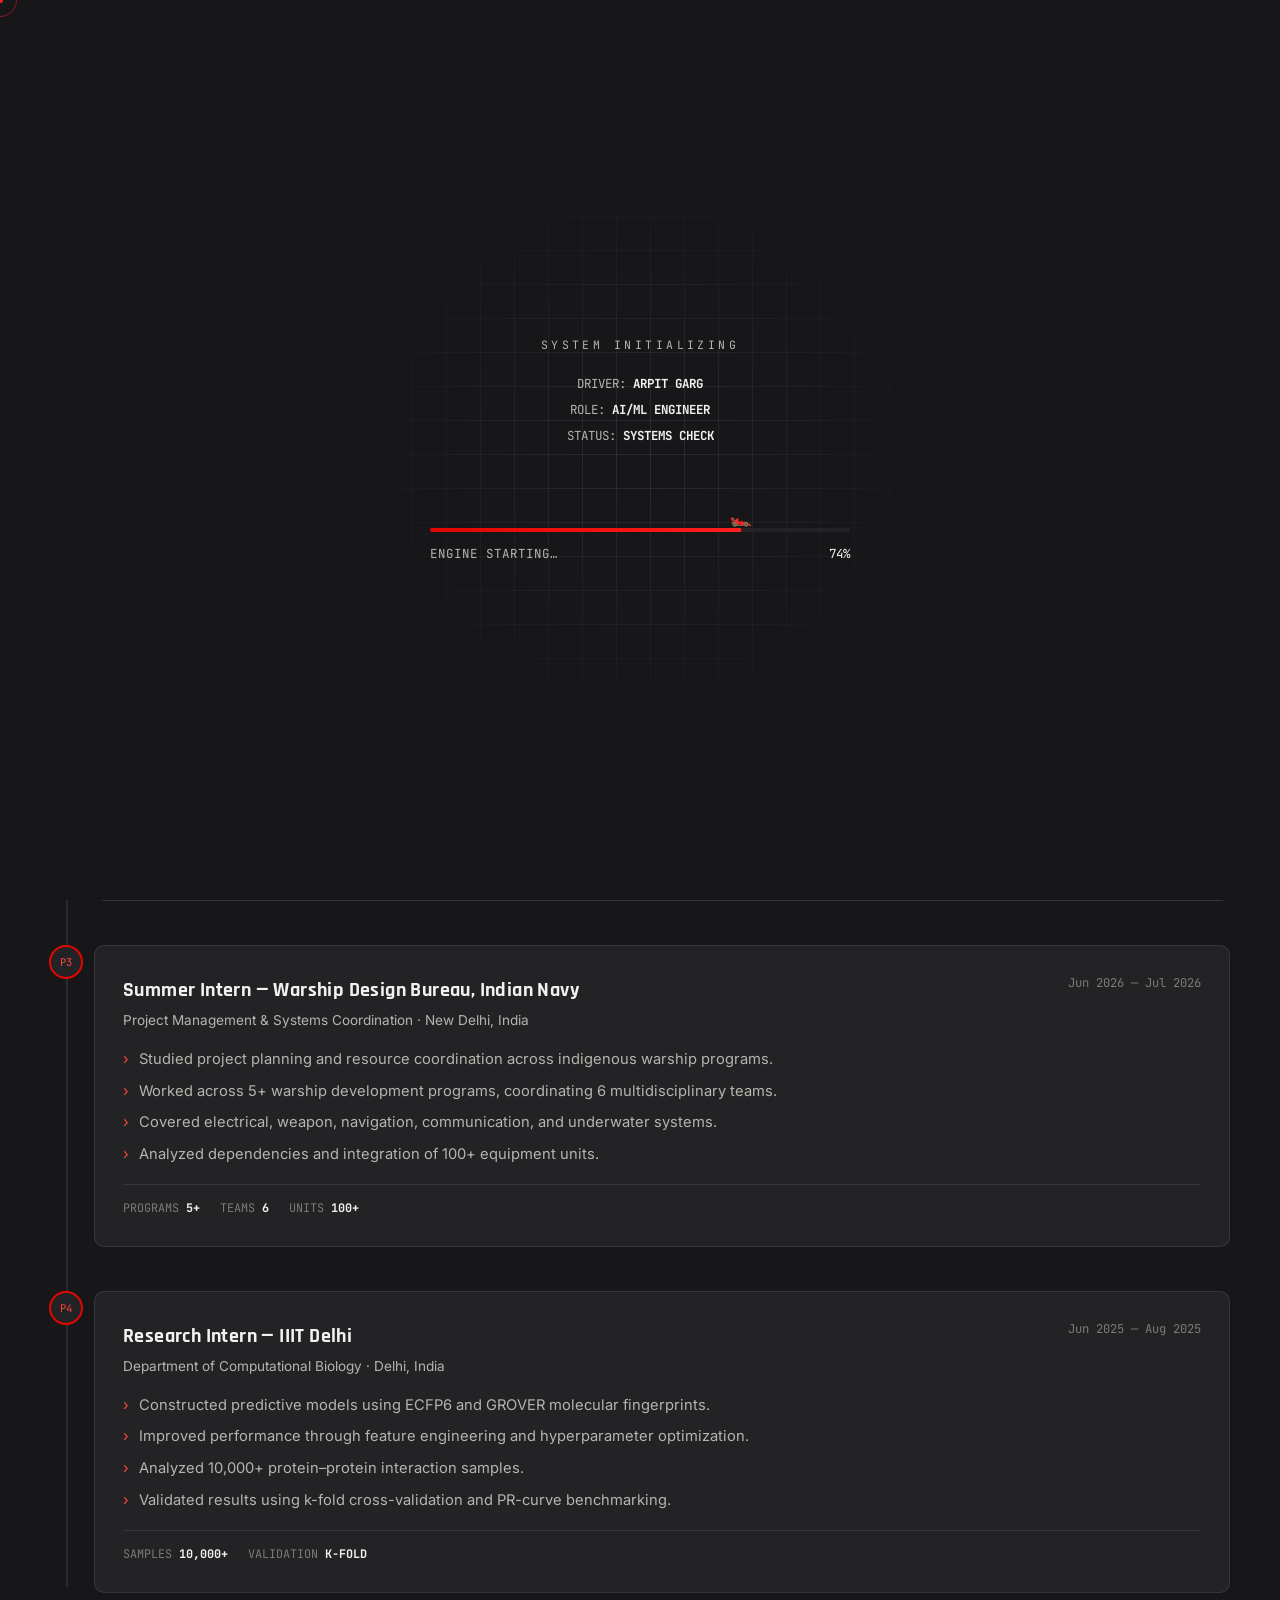
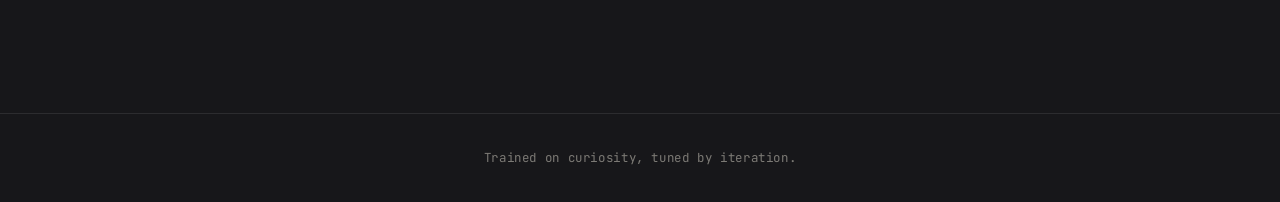
<file: experience.html>
<!DOCTYPE html>
<html lang="en">
<head>
<meta charset="UTF-8">
<meta name="viewport" content="width=device-width, initial-scale=1.0">
<title>Experience — Arpit Garg</title>
<meta name="description" content="Arpit Garg — AI/ML Engineer. Machine learning, deep learning, computer vision and spiking neural networks.">

<link rel="preconnect" href="https://fonts.googleapis.com">
<link rel="preconnect" href="https://fonts.gstatic.com" crossorigin>
<link href="https://fonts.googleapis.com/css2?family=Rajdhani:wght@500;600;700&family=Inter:wght@400;500;600;700&family=JetBrains+Mono:wght@400;500;700&display=swap" rel="stylesheet">

<link rel="stylesheet" href="css/style.css">
<link rel="stylesheet" href="css/animations.css">
</head>
<body>

<!-- =================================================
     LOADING SCREEN
================================================= -->
<div id="loading-screen" aria-hidden="true">
  <div class="loading-inner">
    <div class="loading-grid"></div>
    <p class="loading-eyebrow">SYSTEM INITIALIZING</p>
    <div class="loading-readout">
      <span>DRIVER: <b>ARPIT GARG</b></span>
      <span>ROLE: <b>AI/ML ENGINEER</b></span>
      <span id="loading-status">STATUS: <b>WARMING UP</b></span>
    </div>
    <div class="loading-rpm">
      <div class="rpm-bars" id="rpm-bars"></div>
    </div>
    <div class="loading-bar-wrap">
      <span class="loading-car" id="loading-car" aria-hidden="true">🏎️</span>
      <div class="loading-bar-track">
        <div class="loading-bar-fill" id="loading-bar-fill"></div>
      </div>
    </div>
    <div class="loading-pct-row">
      <span class="loading-flag">ENGINE STARTING&hellip;</span>
      <span class="loading-pct" id="loading-pct">0%</span>
    </div>
  </div>
</div>

<!-- Scroll progress -->
<div class="scroll-progress" aria-hidden="true">
  <div class="scroll-progress-fill" id="scroll-progress-fill"></div>
  <span class="scroll-progress-car" id="scroll-progress-car">🏎️</span>
</div>

<!-- Custom cursor (desktop only) -->
<div class="cursor-dot" id="cursor-dot" aria-hidden="true"></div>
<div class="cursor-ring" id="cursor-ring" aria-hidden="true"></div>

<!-- Skip link -->
<a class="skip-link" href="#main">Skip to content</a>

<!-- =================================================
     NAVIGATION
================================================= -->
<header class="navbar" id="navbar">
  <div class="navbar-inner">
    <a href="index.html" class="nav-logo" aria-label="Arpit Garg — home">
      <span class="nav-logo-mark">AG</span>
      <span class="nav-logo-text">ARPIT<em>GARG</em></span>
    </a>

    <nav class="nav-links" id="nav-links" aria-label="Primary">
      <a href="index.html" class="nav-link">HOME</a>
      <a href="about.html" class="nav-link">ABOUT</a>
      <a href="experience.html" class="nav-link active">EXPERIENCE</a>
      <a href="projects.html" class="nav-link">PROJECTS</a>
      <a href="skills.html" class="nav-link">SKILLS</a>
      <a href="achievements.html" class="nav-link">ACHIEVEMENTS</a>
      <a href="contact.html" class="nav-link">CONTACT</a>
      <div class="nav-indicator" id="nav-indicator" aria-hidden="true"></div>
    </nav>

    <div class="navbar-right">
      <div class="nav-lap-counter" aria-hidden="true">LAP 03/07</div>
      <button class="nav-toggle" id="nav-toggle" aria-label="Open menu" aria-expanded="false" aria-controls="nav-links">
        <span></span><span></span><span></span>
      </button>
    </div>
  </div>
</header>

<main id="main">

<section id="experience" class="section experience" aria-label="Experience">
  <div class="section-inner">
    <p class="section-eyebrow">SECTOR 02 / RACE HISTORY</p>
    <h2 class="section-title">Race History</h2>

        <div class="race-timeline">
      <div class="race-timeline-line" aria-hidden="true"><div class="race-timeline-fill" id="race-timeline-fill"></div></div>

      <article class="race-card reveal">
        <div class="race-marker" aria-hidden="true"><span>P1</span></div>
        <div class="race-card-body">
          <div class="race-card-head">
            <div>
              <h3>Business Development Analyst &mdash; Figroo</h3>
              <p class="race-track">Growth &amp; Business Development &middot; Remote</p>
            </div>
            <span class="race-date">Aug 2026 &mdash; Present</span>
          </div>
          <ul class="race-highlights">
            <li>Analyzed sales and customer acquisition data across 3+ channels to identify conversion trends.</li>
            <li>Informed pricing and outreach strategy for an early-stage startup team.</li>
            <li>Conducted market and competitor research to support business development efforts.</li>
            <li>Contributed to partnership outreach that grew the active client pipeline by 20% over one quarter.</li>
          </ul>
          <div class="race-telemetry">
            <span>CHANNELS <b>3+</b></span>
            <span>PIPELINE GROWTH <b>20%</b></span>
          </div>
        </div>
      </article>

      <article class="race-card reveal">
        <div class="race-marker" aria-hidden="true"><span>P2</span></div>
        <div class="race-card-body">
          <div class="race-card-head">
            <div>
              <h3>Research Intern &mdash; IIT Roorkee</h3>
              <p class="race-track">Machine Learning Research &middot; Roorkee, India</p>
            </div>
            <span class="race-date">May 2026 &mdash; Jul 2026</span>
          </div>
          <ul class="race-highlights">
            <li>Studied Spiking Neural Network architectures and surrogate-gradient learning.</li>
            <li>Explored spike-based computation across 3 neuromorphic learning methodologies.</li>
            <li>Designed a multi-class classification framework achieving approximately 70% accuracy.</li>
            <li>Used separate hard and soft classifiers, selected based on prediction confidence.</li>
          </ul>
          <div class="race-telemetry">
            <span>ACCURACY <b>~70%</b></span>
            <span>METHODOLOGIES <b>3</b></span>
          </div>
        </div>
      </article>

      <article class="race-card reveal">
        <div class="race-marker" aria-hidden="true"><span>P3</span></div>
        <div class="race-card-body">
          <div class="race-card-head">
            <div>
              <h3>Summer Intern &mdash; Warship Design Bureau, Indian Navy</h3>
              <p class="race-track">Project Management &amp; Systems Coordination &middot; New Delhi, India</p>
            </div>
            <span class="race-date">Jun 2026 &mdash; Jul 2026</span>
          </div>
          <ul class="race-highlights">
            <li>Studied project planning and resource coordination across indigenous warship programs.</li>
            <li>Worked across 5+ warship development programs, coordinating 6 multidisciplinary teams.</li>
            <li>Covered electrical, weapon, navigation, communication, and underwater systems.</li>
            <li>Analyzed dependencies and integration of 100+ equipment units.</li>
          </ul>
          <div class="race-telemetry">
            <span>PROGRAMS <b>5+</b></span>
            <span>TEAMS <b>6</b></span>
            <span>UNITS <b>100+</b></span>
          </div>
        </div>
      </article>

      <article class="race-card reveal">
        <div class="race-marker" aria-hidden="true"><span>P4</span></div>
        <div class="race-card-body">
          <div class="race-card-head">
            <div>
              <h3>Research Intern &mdash; IIIT Delhi</h3>
              <p class="race-track">Department of Computational Biology &middot; Delhi, India</p>
            </div>
            <span class="race-date">Jun 2025 &mdash; Aug 2025</span>
          </div>
          <ul class="race-highlights">
            <li>Constructed predictive models using ECFP6 and GROVER molecular fingerprints.</li>
            <li>Improved performance through feature engineering and hyperparameter optimization.</li>
            <li>Analyzed 10,000+ protein&ndash;protein interaction samples.</li>
            <li>Validated results using k-fold cross-validation and PR-curve benchmarking.</li>
          </ul>
          <div class="race-telemetry">
            <span>SAMPLES <b>10,000+</b></span>
            <span>VALIDATION <b>K-FOLD</b></span>
          </div>
        </div>
      </article>
    </div>
  </div>
</section>

</main>

<footer class="site-footer">
  <p class="site-footer-tagline">Trained on curiosity, tuned by iteration.</p>
</footer>

<script src="js/animations.js"></script>
<script src="js/main.js"></script>
</body>
</html>
</file>
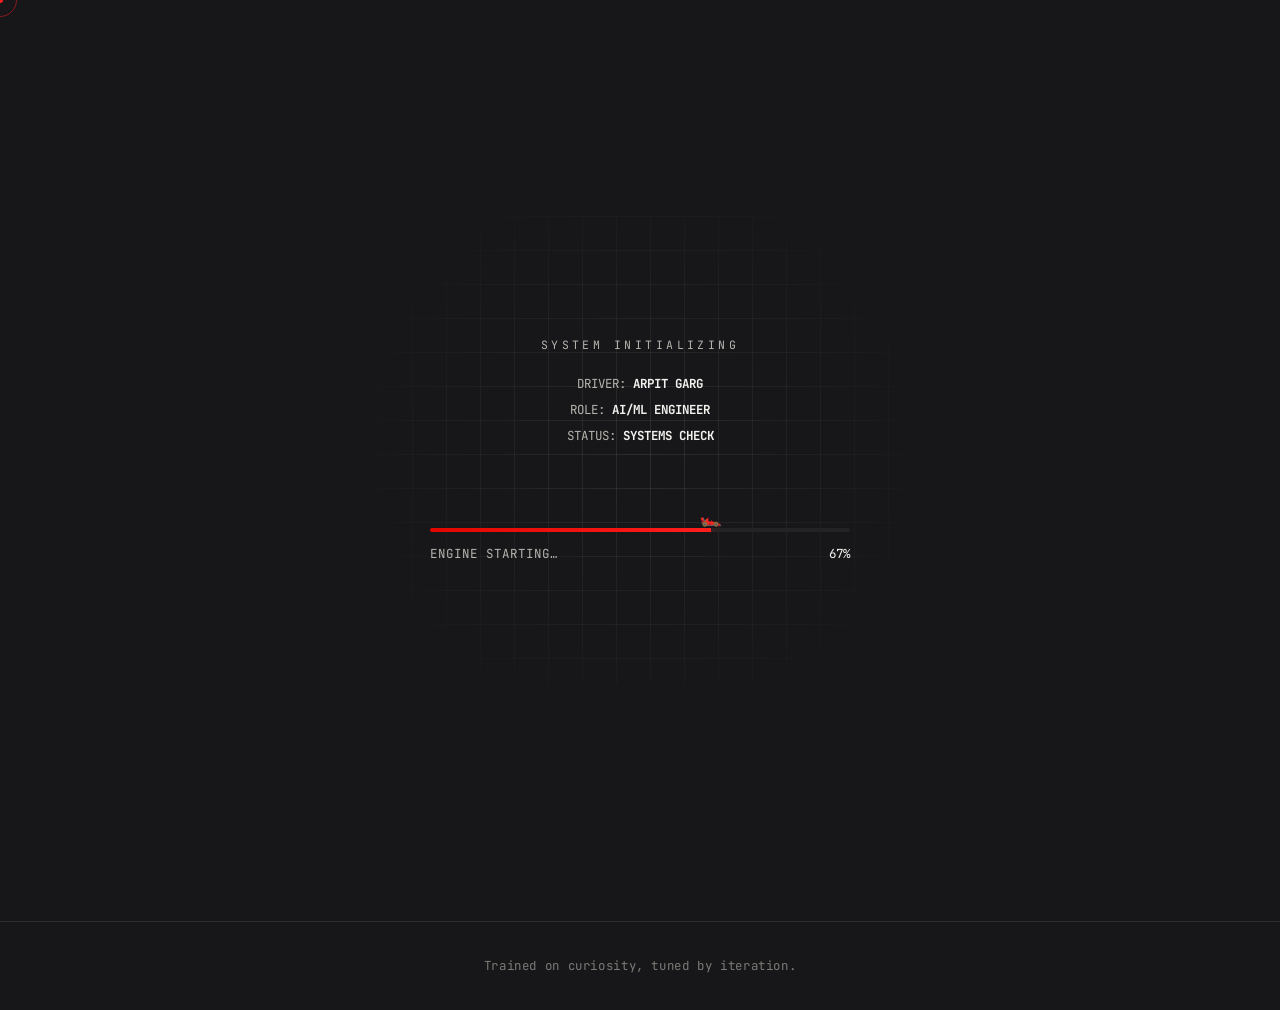
<file: projects.html>
<!DOCTYPE html>
<html lang="en">
<head>
<meta charset="UTF-8">
<meta name="viewport" content="width=device-width, initial-scale=1.0">
<title>Projects — Arpit Garg</title>
<meta name="description" content="Arpit Garg — AI/ML Engineer. Machine learning, deep learning, computer vision and spiking neural networks.">

<link rel="preconnect" href="https://fonts.googleapis.com">
<link rel="preconnect" href="https://fonts.gstatic.com" crossorigin>
<link href="https://fonts.googleapis.com/css2?family=Rajdhani:wght@500;600;700&family=Inter:wght@400;500;600;700&family=JetBrains+Mono:wght@400;500;700&display=swap" rel="stylesheet">

<link rel="stylesheet" href="css/style.css">
<link rel="stylesheet" href="css/animations.css">
</head>
<body>

<!-- =================================================
     LOADING SCREEN
================================================= -->
<div id="loading-screen" aria-hidden="true">
  <div class="loading-inner">
    <div class="loading-grid"></div>
    <p class="loading-eyebrow">SYSTEM INITIALIZING</p>
    <div class="loading-readout">
      <span>DRIVER: <b>ARPIT GARG</b></span>
      <span>ROLE: <b>AI/ML ENGINEER</b></span>
      <span id="loading-status">STATUS: <b>WARMING UP</b></span>
    </div>
    <div class="loading-rpm">
      <div class="rpm-bars" id="rpm-bars"></div>
    </div>
    <div class="loading-bar-wrap">
      <span class="loading-car" id="loading-car" aria-hidden="true">🏎️</span>
      <div class="loading-bar-track">
        <div class="loading-bar-fill" id="loading-bar-fill"></div>
      </div>
    </div>
    <div class="loading-pct-row">
      <span class="loading-flag">ENGINE STARTING&hellip;</span>
      <span class="loading-pct" id="loading-pct">0%</span>
    </div>
  </div>
</div>

<!-- Scroll progress -->
<div class="scroll-progress" aria-hidden="true">
  <div class="scroll-progress-fill" id="scroll-progress-fill"></div>
  <span class="scroll-progress-car" id="scroll-progress-car">🏎️</span>
</div>

<!-- Custom cursor (desktop only) -->
<div class="cursor-dot" id="cursor-dot" aria-hidden="true"></div>
<div class="cursor-ring" id="cursor-ring" aria-hidden="true"></div>

<!-- Skip link -->
<a class="skip-link" href="#main">Skip to content</a>

<!-- =================================================
     NAVIGATION
================================================= -->
<header class="navbar" id="navbar">
  <div class="navbar-inner">
    <a href="index.html" class="nav-logo" aria-label="Arpit Garg — home">
      <span class="nav-logo-mark">AG</span>
      <span class="nav-logo-text">ARPIT<em>GARG</em></span>
    </a>

    <nav class="nav-links" id="nav-links" aria-label="Primary">
      <a href="index.html" class="nav-link">HOME</a>
      <a href="about.html" class="nav-link">ABOUT</a>
      <a href="experience.html" class="nav-link">EXPERIENCE</a>
      <a href="projects.html" class="nav-link active">PROJECTS</a>
      <a href="skills.html" class="nav-link">SKILLS</a>
      <a href="achievements.html" class="nav-link">ACHIEVEMENTS</a>
      <a href="contact.html" class="nav-link">CONTACT</a>
      <div class="nav-indicator" id="nav-indicator" aria-hidden="true"></div>
    </nav>

    <div class="navbar-right">
      <div class="nav-lap-counter" aria-hidden="true">LAP 04/07</div>
      <button class="nav-toggle" id="nav-toggle" aria-label="Open menu" aria-expanded="false" aria-controls="nav-links">
        <span></span><span></span><span></span>
      </button>
    </div>
  </div>
</header>

<main id="main">

<section id="projects" class="section projects" aria-label="Projects">
  <div class="section-inner">
    <p class="section-eyebrow">SECTOR 03 / ENGINEERING GARAGE</p>
    <h2 class="section-title">Engineering Garage</h2>

    <div class="garage-grid">

           <!-- Project 1: Weather Data Pipeline -->
      <article class="garage-card reveal" data-project="weather-pipeline">
        <div class="garage-card-top">
          <span class="garage-bay">BAY 01</span>
          <span class="garage-date">Sep 2026</span>
        </div>
        <h3>Weather Data Pipeline &amp; Dashboard</h3>
        <p class="garage-desc">An automated ETL pipeline that ingests live weather data hourly, transforms it with SQL, and surfaces it through an interactive dashboard with real-time pipeline health monitoring.</p>

        <div class="garage-visual" aria-hidden="true">
          <svg viewBox="0 0 300 80" class="handwriting-svg">
            <path id="weather-path" d="M10,60 L10,40 Q10,30 20,30 L50,30 Q55,15 70,15 Q85,15 90,30 L230,30 Q245,30 245,45 Q245,60 230,60 Z" />
            <circle cx="70" cy="15" r="3" />
            <path d="M40,65 L40,72 M60,65 L60,72 M80,65 L80,72 M100,65 L100,72" stroke-linecap="round" />
          </svg>
        </div>

        <ul class="chip-list small">
          <li>Python</li><li>SQL</li><li>Streamlit</li><li>SQLite</li>
        </ul>
        <ul class="garage-highlights">
          <li>Collects data hourly across 5 global cities via cron-scheduled ingestion.</li>
          <li>Built a data-quality flag system and live pipeline health monitor to track freshness and completeness.</li>
        </ul>
        <div class="garage-actions">
          <a href="https://github.com/Agarg0021/weather-pipeline" class="btn-icon" aria-label="View source on GitHub">GITHUB</a>
          <a href="https://weather-pipeline-4b6nvp2hqqe5scptskotke.streamlit.app" class="btn-icon" aria-label="View live demo">LIVE DEMO</a>
        </div>
      </article>

      <!-- Project 2: Image Captioning -->
      <article class="garage-card reveal" data-project="captioning">
        <div class="garage-card-top">
          <span class="garage-bay">BAY 02</span>
          <span class="garage-date">Nov 2025 &mdash; Dec 2025</span>
        </div>
        <h3>Image Captioning using Deep Learning</h3>
        <p class="garage-desc">CNN&ndash;LSTM pipeline trained on ~8,000 images, combining convolutional feature extraction with recurrent caption generation.</p>

        <div class="garage-visual pipeline-visual" aria-hidden="true">
          <div class="pipeline-stage"><span>IMAGE</span></div>
          <span class="pipeline-arrow">&rarr;</span>
          <div class="pipeline-stage"><span>CNN</span></div>
          <span class="pipeline-arrow">&rarr;</span>
          <div class="pipeline-stage"><span>VECTOR</span></div>
          <span class="pipeline-arrow">&rarr;</span>
          <div class="pipeline-stage"><span>LSTM</span></div>
          <span class="pipeline-arrow">&rarr;</span>
          <div class="pipeline-stage highlight"><span>CAPTION</span></div>
        </div>

        <ul class="chip-list small">
          <li>CNN</li><li>LSTM</li><li>TensorFlow</li><li>Keras</li>
        </ul>
        <ul class="garage-highlights">
          <li>Built a 5-stage preprocessing and caption generation workflow.</li>
          <li>Achieved a BLEU-4 score of 0.34.</li>
        </ul>
        <div class="garage-actions">
          <a href="#" class="btn-icon" aria-label="View source on GitHub">GITHUB</a>
          <a href="#" class="btn-icon" aria-label="View live demo">LIVE DEMO</a>
        </div>
      </article>

      <!-- Project 3: FitBudd -->
      <article class="garage-card reveal" data-project="fitbudd">
        <div class="garage-card-top">
          <span class="garage-bay">BAY 03</span>
          <span class="garage-date">Jun 2025 &mdash; Aug 2025</span>
        </div>
        <h3>FitBudd &mdash; AI Fitness Assistant</h3>
        <p class="garage-desc">Real-time posture estimation and exercise analysis built on MediaPipe Pose, tracking 33 body keypoints.</p>

        <div class="garage-visual" aria-hidden="true">
          <svg viewBox="0 0 200 160" class="skeleton-svg" id="skeleton-svg">
            <line x1="100" y1="30" x2="100" y2="80" class="skeleton-bone"/>
            <line x1="100" y1="45" x2="65" y2="70" class="skeleton-bone"/>
            <line x1="100" y1="45" x2="135" y2="70" class="skeleton-bone"/>
            <line x1="100" y1="80" x2="75" y2="120" class="skeleton-bone"/>
            <line x1="100" y1="80" x2="125" y2="120" class="skeleton-bone"/>
            <line x1="75" y1="120" x2="70" y2="150" class="skeleton-bone"/>
            <line x1="125" y1="120" x2="130" y2="150" class="skeleton-bone"/>
            <circle cx="100" cy="20" r="12" class="skeleton-joint"/>
            <circle cx="100" cy="45" r="4" class="skeleton-joint"/>
            <circle cx="65" cy="70" r="4" class="skeleton-joint"/>
            <circle cx="135" cy="70" r="4" class="skeleton-joint"/>
            <circle cx="100" cy="80" r="4" class="skeleton-joint"/>
            <circle cx="75" cy="120" r="4" class="skeleton-joint"/>
            <circle cx="125" cy="120" r="4" class="skeleton-joint"/>
            <circle cx="70" cy="150" r="4" class="skeleton-joint"/>
            <circle cx="130" cy="150" r="4" class="skeleton-joint"/>
          </svg>
        </div>

        <ul class="chip-list small">
          <li>Python</li><li>MediaPipe</li><li>OpenCV</li><li>TensorFlow</li>
        </ul>
        <ul class="garage-highlights">
          <li>Joint-angle computation and motion velocity estimation.</li>
          <li>Reduced pose estimation noise by ~20%. Supports 18+ exercise types.</li>
        </ul>
        <div class="garage-actions">
          <a href="#" class="btn-icon" aria-label="View source on GitHub">GITHUB</a>
          <a href="#" class="btn-icon" aria-label="View live demo">LIVE DEMO</a>
        </div>
      </article>

    </div>
  </div>
</section>

</main>

<footer class="site-footer">
  <p class="site-footer-tagline">Trained on curiosity, tuned by iteration.</p>
</footer>

<script src="js/animations.js"></script>
<script src="js/main.js"></script>
</body>
</html>
</file>
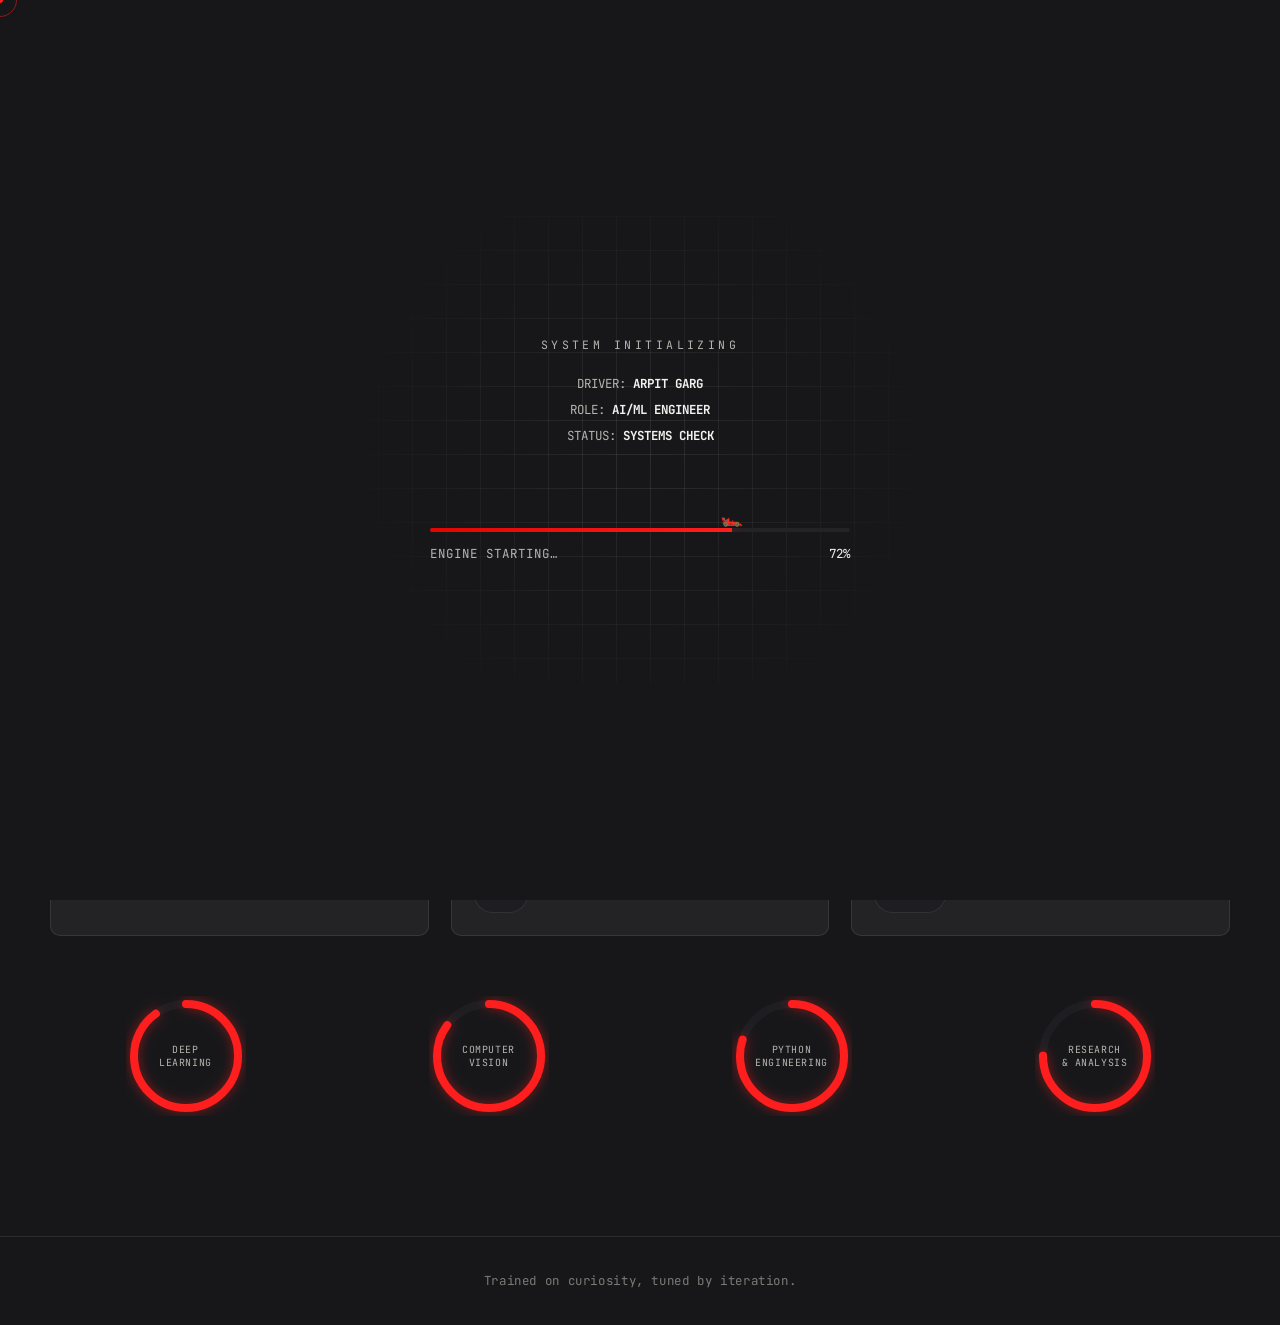
<file: skills.html>
<!DOCTYPE html>
<html lang="en">
<head>
<meta charset="UTF-8">
<meta name="viewport" content="width=device-width, initial-scale=1.0">
<title>Skills — Arpit Garg</title>
<meta name="description" content="Arpit Garg — AI/ML Engineer. Machine learning, deep learning, computer vision and spiking neural networks.">

<link rel="preconnect" href="https://fonts.googleapis.com">
<link rel="preconnect" href="https://fonts.gstatic.com" crossorigin>
<link href="https://fonts.googleapis.com/css2?family=Rajdhani:wght@500;600;700&family=Inter:wght@400;500;600;700&family=JetBrains+Mono:wght@400;500;700&display=swap" rel="stylesheet">

<link rel="stylesheet" href="css/style.css">
<link rel="stylesheet" href="css/animations.css">
</head>
<body>

<!-- =================================================
     LOADING SCREEN
================================================= -->
<div id="loading-screen" aria-hidden="true">
  <div class="loading-inner">
    <div class="loading-grid"></div>
    <p class="loading-eyebrow">SYSTEM INITIALIZING</p>
    <div class="loading-readout">
      <span>DRIVER: <b>ARPIT GARG</b></span>
      <span>ROLE: <b>AI/ML ENGINEER</b></span>
      <span id="loading-status">STATUS: <b>WARMING UP</b></span>
    </div>
    <div class="loading-rpm">
      <div class="rpm-bars" id="rpm-bars"></div>
    </div>
    <div class="loading-bar-wrap">
      <span class="loading-car" id="loading-car" aria-hidden="true">🏎️</span>
      <div class="loading-bar-track">
        <div class="loading-bar-fill" id="loading-bar-fill"></div>
      </div>
    </div>
    <div class="loading-pct-row">
      <span class="loading-flag">ENGINE STARTING&hellip;</span>
      <span class="loading-pct" id="loading-pct">0%</span>
    </div>
  </div>
</div>

<!-- Scroll progress -->
<div class="scroll-progress" aria-hidden="true">
  <div class="scroll-progress-fill" id="scroll-progress-fill"></div>
  <span class="scroll-progress-car" id="scroll-progress-car">🏎️</span>
</div>

<!-- Custom cursor (desktop only) -->
<div class="cursor-dot" id="cursor-dot" aria-hidden="true"></div>
<div class="cursor-ring" id="cursor-ring" aria-hidden="true"></div>

<!-- Skip link -->
<a class="skip-link" href="#main">Skip to content</a>

<!-- =================================================
     NAVIGATION
================================================= -->
<header class="navbar" id="navbar">
  <div class="navbar-inner">
    <a href="index.html" class="nav-logo" aria-label="Arpit Garg — home">
      <span class="nav-logo-mark">AG</span>
      <span class="nav-logo-text">ARPIT<em>GARG</em></span>
    </a>

    <nav class="nav-links" id="nav-links" aria-label="Primary">
      <a href="index.html" class="nav-link">HOME</a>
      <a href="about.html" class="nav-link">ABOUT</a>
      <a href="experience.html" class="nav-link">EXPERIENCE</a>
      <a href="projects.html" class="nav-link">PROJECTS</a>
      <a href="skills.html" class="nav-link active">SKILLS</a>
      <a href="achievements.html" class="nav-link">ACHIEVEMENTS</a>
      <a href="contact.html" class="nav-link">CONTACT</a>
      <div class="nav-indicator" id="nav-indicator" aria-hidden="true"></div>
    </nav>

    <div class="navbar-right">
      <div class="nav-lap-counter" aria-hidden="true">LAP 05/07</div>
      <button class="nav-toggle" id="nav-toggle" aria-label="Open menu" aria-expanded="false" aria-controls="nav-links">
        <span></span><span></span><span></span>
      </button>
    </div>
  </div>
</header>

<main id="main">

<section id="skills" class="section skills" aria-label="Skills">
  <div class="section-inner">
    <p class="section-eyebrow">SECTOR 04 / PERFORMANCE TELEMETRY</p>
    <h2 class="section-title">Performance Telemetry</h2>
    <p class="skills-note">Categories represent applied experience, not exact proficiency metrics.</p>

    <div class="telemetry-dash">

      <div class="telemetry-cluster reveal">
        <h3 class="cluster-title"><span class="cluster-dot"></span>Programming</h3>
        <div class="chip-list telemetry-chips">
          <span>Python</span><span>C++</span><span>C</span><span>JavaScript</span><span>SQL</span><span>HTML</span><span>CSS</span>
        </div>
      </div>

      <div class="telemetry-cluster reveal">
        <h3 class="cluster-title"><span class="cluster-dot"></span>Machine Learning</h3>
        <div class="chip-list telemetry-chips">
          <span>Supervised Learning</span><span>Classification</span><span>Regression</span><span>Feature Engineering</span><span>Model Evaluation</span><span>Hyperparameter Optimization</span><span>Cross-Validation</span><span>Ensemble Learning</span>
        </div>
      </div>

      <div class="telemetry-cluster reveal">
        <h3 class="cluster-title"><span class="cluster-dot"></span>Deep Learning</h3>
        <div class="chip-list telemetry-chips">
          <span>ANN</span><span>CNN</span><span>RNN</span><span>LSTM</span><span>SNN</span><span>GNN</span><span>Seq2Seq</span><span>Transfer Learning</span>
        </div>
      </div>

      <div class="telemetry-cluster reveal">
        <h3 class="cluster-title"><span class="cluster-dot"></span>Frameworks</h3>
        <div class="chip-list telemetry-chips">
          <span>PyTorch</span><span>TensorFlow</span><span>Keras</span><span>Scikit-learn</span><span>SpikingJelly</span>
        </div>
      </div>

      <div class="telemetry-cluster reveal">
        <h3 class="cluster-title"><span class="cluster-dot"></span>Data Science</h3>
        <div class="chip-list telemetry-chips">
          <span>NumPy</span><span>Pandas</span><span>SciPy</span><span>Matplotlib</span><span>Data Preprocessing</span><span>EDA</span>
        </div>
      </div>

      <div class="telemetry-cluster reveal">
        <h3 class="cluster-title"><span class="cluster-dot"></span>Tools &amp; Platforms</h3>
        <div class="chip-list telemetry-chips">
          <span>Git</span><span>GitHub</span><span>Jupyter</span><span>Google Colab</span><span>VS Code</span><span>Docker</span><span>Linux</span>
        </div>
      </div>
    </div>

    <!-- Radar gauge cluster -->
    <div class="gauge-row reveal" id="gauge-row">
      <div class="gauge" data-value="90">
        <svg viewBox="0 0 120 120"><circle class="gauge-track" cx="60" cy="60" r="52"/><circle class="gauge-fill" cx="60" cy="60" r="52"/></svg>
        <span class="gauge-label">DEEP<br>LEARNING</span>
      </div>
      <div class="gauge" data-value="85">
        <svg viewBox="0 0 120 120"><circle class="gauge-track" cx="60" cy="60" r="52"/><circle class="gauge-fill" cx="60" cy="60" r="52"/></svg>
        <span class="gauge-label">COMPUTER<br>VISION</span>
      </div>
      <div class="gauge" data-value="80">
        <svg viewBox="0 0 120 120"><circle class="gauge-track" cx="60" cy="60" r="52"/><circle class="gauge-fill" cx="60" cy="60" r="52"/></svg>
        <span class="gauge-label">PYTHON<br>ENGINEERING</span>
      </div>
      <div class="gauge" data-value="75">
        <svg viewBox="0 0 120 120"><circle class="gauge-track" cx="60" cy="60" r="52"/><circle class="gauge-fill" cx="60" cy="60" r="52"/></svg>
        <span class="gauge-label">RESEARCH<br>&amp; ANALYSIS</span>
      </div>
    </div>
  </div>
</section>

</main>

<footer class="site-footer">
  <p class="site-footer-tagline">Trained on curiosity, tuned by iteration.</p>
</footer>

<script src="js/animations.js"></script>
<script src="js/main.js"></script>
</body>
</html>
</file>
<file: css/style.css>
/* ==========================================================================
   ARPIT GARG — F1 TELEMETRY PORTFOLIO
   style.css — variables, reset, layout, components
   Theme: "Graphite Garage" — a single shady, mid-dark palette used
   consistently across the whole site. Not near-black, not near-white:
   dark charcoal ground, lighter panels for elevation, warm off-white
   text, racing red accents.
   ========================================================================== */

:root{
  /* ---- Ground / elevation ---- */
  --c-bg: #17171A;         /* page background — dark graphite */
  --c-bg-soft: #1E1E22;    /* recessed wells: chips, visual containers, tracks */
  --c-panel: #232326;      /* card / panel surface — lighter than bg */
  --c-panel-alt: #2B2B30;  /* secondary panel tone (gradients, hover) */
  --c-line: rgba(255,255,255,0.09);

  /* ---- Text ---- */
  --c-ink: #F2F1ED;        /* primary text — warm off-white, not stark */
  --c-ink-dim: #B6B4AD;    /* secondary text */
  --c-ink-faint: #7C7A75;  /* tertiary / label text */

  /* ---- Racing red ---- */
  --c-red: #E10600;
  --c-red-bright: #FF1E1E; /* decorative: glows, dots, svg, large surfaces */
  --c-red-text: #FF463D;   /* accessible red for body-sized text on dark surfaces */

  --c-success: #3DDC84;
  --c-shadow: 0 18px 40px -20px rgba(0,0,0,.55);

  /* ---- Typography ---- */
  --f-display: 'Rajdhani', sans-serif;
  --f-body: 'Inter', sans-serif;
  --f-mono: 'JetBrains Mono', monospace;

  /* ---- Layout ---- */
  --max-w: 1180px;
  --nav-h: 76px;
  --radius: 10px;
  --radius-sm: 6px;

  /* ---- Motion ---- */
  --ease: cubic-bezier(.22,.68,0,1);
  --dur-fast: .2s;
  --dur-med: .5s;
}

/* ---------------------------------------------------------------------- */
/* Reset                                                                   */
/* ---------------------------------------------------------------------- */
*, *::before, *::after{ box-sizing: border-box; }
html{ scroll-behavior: smooth; }
body{
  margin:0;
  background: var(--c-bg);
  color: var(--c-ink);
  font-family: var(--f-body);
  line-height: 1.6;
  overflow-x: hidden;
  -webkit-font-smoothing: antialiased;
}
img, svg{ display:block; max-width:100%; }
a{ color:inherit; text-decoration:none; }
ul{ list-style:none; margin:0; padding:0; }
h1,h2,h3,h4{ margin:0; font-family: var(--f-display); font-weight:700; letter-spacing:.02em; }
button{ font-family:inherit; cursor:pointer; background:none; border:none; color:inherit; }
input, textarea{ font-family: var(--f-body); }

.skip-link{
  position:absolute; left:-999px; top:0; background:var(--c-red); color:var(--c-ink);
  padding:10px 16px; z-index:9999; font-family:var(--f-mono); font-size:.8rem;
}
.skip-link:focus{ left:10px; top:10px; }

:focus-visible{
  outline: 2px solid var(--c-red-bright);
  outline-offset: 3px;
}

@media (prefers-reduced-motion: reduce){
  *{ animation-duration: .001ms !important; animation-iteration-count:1 !important; transition-duration:.001ms !important; scroll-behavior:auto !important; }
}

/* ---------------------------------------------------------------------- */
/* Utility                                                                 */
/* ---------------------------------------------------------------------- */
.section{ position:relative; padding: 120px 24px; border-top:1px solid var(--c-line); }
.section-inner{ max-width: var(--max-w); margin:0 auto; }
.section-eyebrow{
  font-family: var(--f-mono); font-size:.72rem; letter-spacing:.18em; color: var(--c-red-text);
  margin:0 0 14px; text-transform:uppercase;
}
.section-title{
  font-size: clamp(2rem, 4.5vw, 3.1rem); text-transform:uppercase; line-height:1.05; margin-bottom:48px;
  color: var(--c-ink);
}

.chip-list{ display:flex; flex-wrap:wrap; gap:10px; }
.chip-list li, .chip-list span{
  border:1px solid var(--c-line); background: var(--c-bg-soft);
  padding:7px 14px; border-radius: 999px; font-size:.82rem; color: var(--c-ink-dim);
  font-family: var(--f-mono); letter-spacing:.02em;
}
.chip-list.small li{ font-size:.72rem; padding:5px 11px; }

.btn{
  display:inline-flex; align-items:center; justify-content:center;
  padding:14px 26px; font-family: var(--f-display); font-weight:700; font-size:.92rem;
  letter-spacing:.08em; border-radius: var(--radius-sm); border:1px solid transparent;
  transition: transform var(--dur-fast) var(--ease), box-shadow var(--dur-fast) var(--ease), background var(--dur-fast);
  white-space:nowrap;
}
.btn:hover{ transform: translateY(-2px); }
.btn-primary{ background: var(--c-red); color:#fff; box-shadow: 0 0 0 rgba(225,6,0,0); }
.btn-primary:hover{ background: var(--c-red-bright); box-shadow: 0 8px 26px -6px rgba(255,30,30,.55); }
.btn-outline{ border-color: rgba(255,255,255,.28); color: var(--c-ink); }
.btn-outline:hover{ border-color: var(--c-ink); }
.btn-ghost{ color: var(--c-ink-dim); }
.btn-ghost:hover{ color: var(--c-ink); }

.btn-icon{
  font-family:var(--f-mono); font-size:.72rem; letter-spacing:.08em;
  border:1px solid var(--c-line); padding:8px 14px; border-radius: var(--radius-sm);
  color: var(--c-ink-dim); transition: all var(--dur-fast) var(--ease);
}
.btn-icon:hover{ border-color: var(--c-red); color: var(--c-ink); }

/* ---------------------------------------------------------------------- */
/* Scroll progress + cursor                                               */
/* ---------------------------------------------------------------------- */
.scroll-progress{ position:fixed; top:0; left:0; width:100%; height:3px; z-index:1000; background:transparent; }
.scroll-progress-fill{
  height:100%; width:0%; background: linear-gradient(90deg, var(--c-red), var(--c-red-bright));
  box-shadow: 0 0 12px rgba(255,30,30,.6);
}
.scroll-progress-car{
  position:absolute; top:50%; left:0%; transform:translate(-50%,-50%) scaleX(-1);
  font-size:.8rem; line-height:1; transition: left .1s linear; pointer-events:none;
}

.cursor-dot, .cursor-ring{ position:fixed; top:0; left:0; pointer-events:none; z-index:9998; border-radius:50%; transform:translate(-50%,-50%); }
.cursor-dot{ width:6px; height:6px; background:var(--c-red-bright); display:none; }
.cursor-ring{ width:34px; height:34px; border:1px solid rgba(255,30,30,.5); display:none; transition: width .2s, height .2s, border-color .2s; }
@media (hover:hover) and (pointer:fine){
  .cursor-dot, .cursor-ring{ display:block; }
}
.cursor-ring.is-active{ width:50px; height:50px; border-color: var(--c-red-bright); }

/* ---------------------------------------------------------------------- */
/* Loading screen                                                          */
/* ---------------------------------------------------------------------- */
#loading-screen{
  position:fixed; inset:0; background: var(--c-bg); z-index: 5000;
  display:flex; align-items:center; justify-content:center;
  transition: opacity .7s var(--ease), visibility .7s var(--ease);
}
#loading-screen.is-hidden{ opacity:0; visibility:hidden; pointer-events:none; }
.loading-inner{ width:min(90vw, 420px); position:relative; text-align:center; }
.loading-grid{
  position:absolute; inset:-120px; background-image:
    linear-gradient(var(--c-line) 1px, transparent 1px),
    linear-gradient(90deg, var(--c-line) 1px, transparent 1px);
  background-size: 34px 34px; mask-image: radial-gradient(circle, black, transparent 75%);
  z-index:-1;
}
.loading-eyebrow{ font-family: var(--f-mono); letter-spacing:.3em; font-size:.72rem; color: var(--c-ink-dim); margin:0 0 20px; }
.loading-readout{ display:flex; flex-direction:column; gap:6px; font-family: var(--f-mono); font-size:.78rem; color:var(--c-ink-dim); margin-bottom:26px; }
.loading-readout b{ color: var(--c-ink); }
.loading-rpm{ margin-bottom:22px; }
.rpm-bars{ display:flex; gap:4px; justify-content:center; align-items:flex-end; height:34px; }
.rpm-bars span{ width:5px; background: var(--c-ink-faint); border-radius:2px; animation: rpmBar 1.1s ease-in-out infinite; }
.loading-bar-wrap{ position:relative; margin-bottom:12px; }
.loading-bar-track{ width:100%; height:4px; background: var(--c-panel); border-radius:4px; overflow:hidden; margin-bottom:0; }
.loading-car{
  position:absolute; top:-2px; left:0%; transform:translate(-50%,-100%) scaleX(-1);
  font-size:1.1rem; line-height:1; transition: left .12s linear; pointer-events:none;
}
.loading-bar-fill{ height:100%; width:0%; background: linear-gradient(90deg, var(--c-red), var(--c-red-bright)); box-shadow: 0 0 14px rgba(255,30,30,.7); }
.loading-pct-row{ display:flex; justify-content:space-between; font-family: var(--f-mono); font-size:.78rem; color:var(--c-ink-dim); }
.loading-flag{ letter-spacing:.08em; }
.loading-pct{ color: var(--c-ink); }

/* ---------------------------------------------------------------------- */
/* Navbar                                                                   */
/* ---------------------------------------------------------------------- */
.navbar{
  position:fixed; top:0; left:0; width:100%; z-index:900; height: var(--nav-h);
  border-bottom:1px solid transparent; transition: background var(--dur-fast), border-color var(--dur-fast), backdrop-filter var(--dur-fast);
}
.navbar.is-scrolled{
  background: rgba(23,23,26,.86); backdrop-filter: blur(10px); border-bottom-color: var(--c-line);
}
.navbar-inner{
  max-width: var(--max-w); margin:0 auto; height:100%; padding:0 24px;
  display:flex; align-items:center; justify-content:space-between;
}
.nav-logo{ display:flex; align-items:center; gap:10px; }
.nav-logo-mark{
  width:38px; height:38px; border:1.5px solid var(--c-red); border-radius:50%;
  display:flex; align-items:center; justify-content:center; font-family:var(--f-display); font-weight:700; font-size:.85rem;
  color: var(--c-red-bright);
}
.nav-logo-text{ font-family: var(--f-display); font-weight:700; letter-spacing:.04em; font-size:1rem; color: var(--c-ink); }
.nav-logo-text em{ font-style:normal; color: var(--c-red-bright); }

.nav-links{ position:relative; display:flex; align-items:center; gap:34px; }
.nav-link{
  font-family: var(--f-mono); font-size:.74rem; letter-spacing:.1em; color: var(--c-ink-dim);
  padding: 8px 0; position:relative; transition: color var(--dur-fast);
}
.nav-link:hover{ color: var(--c-ink); }
.nav-link.active{ color: var(--c-red-text); }

.navbar-right{ display:flex; align-items:center; gap:20px; }
.nav-lap-counter{
  font-family: var(--f-mono); font-size:.72rem; color: var(--c-ink-dim); letter-spacing:.08em;
  border:1px solid var(--c-line); padding:6px 12px; border-radius:999px;
}
.nav-lap-counter span{ color: var(--c-red-text); }

.nav-toggle{ display:none; flex-direction:column; gap:5px; width:26px; }
.nav-toggle span{ height:2px; width:100%; background: var(--c-ink); transition: transform var(--dur-fast), opacity var(--dur-fast); }

/* ---------------------------------------------------------------------- */
/* Hero                                                                     */
/* ---------------------------------------------------------------------- */
.hero{
  position:relative; height:100svh; min-height: 560px; display:flex; align-items:center; overflow:hidden;
  padding: calc(var(--nav-h) + 30px) 24px 60px;
}
.hero-bg{ position:absolute; inset:0; z-index:0; }
.carbon-texture{
  position:absolute; inset:0;
  background-image: repeating-linear-gradient(45deg, rgba(255,255,255,.02) 0 2px, transparent 2px 4px);
  background-color: var(--c-bg);
}
.grid-lines{
  position:absolute; inset:0;
  background-image: linear-gradient(var(--c-line) 1px, transparent 1px), linear-gradient(90deg, var(--c-line) 1px, transparent 1px);
  background-size: 64px 64px;
  mask-image: linear-gradient(to bottom, black, transparent 85%);
}
.track-lines{
  position:absolute; left:0; right:0; bottom:0; height:45%;
  background: repeating-linear-gradient(100deg, transparent 0 60px, rgba(255,255,255,.05) 60px 62px);
  transform: perspective(600px) rotateX(55deg); transform-origin:bottom;
  opacity:.5;
}
.speed-lines{ position:absolute; inset:0; overflow:hidden; }
.speed-line{
  position:absolute; height:1.5px; background: linear-gradient(90deg, transparent, var(--c-red-bright), transparent);
  opacity:.55; animation: speedLine linear infinite;
}

.hero-hud{ position:absolute; inset:0; z-index:1; pointer-events:none; }
.hud-item{
  position:absolute; display:flex; flex-direction:column; gap:2px; font-family: var(--f-mono);
}
.hud-label{ font-size:.65rem; letter-spacing:.2em; color: var(--c-ink-faint); }
.hud-value{ font-size:1rem; color: var(--c-ink); letter-spacing:.05em; }
.hud-value small{ font-size:.6rem; color: var(--c-ink-dim); margin-left:3px; }
.hud-online{ color: var(--c-success); }
.hud-tl{ top: calc(var(--nav-h) + 20px); left:24px; }
.hud-tr{ top: calc(var(--nav-h) + 20px); right:24px; text-align:right; align-items:flex-end; }
.hud-bl{ bottom:24px; left:24px; }
.hud-br{ bottom:24px; right:24px; text-align:right; align-items:flex-end; }

.hero-content{ position:relative; z-index:2; max-width: 640px; }
.hero-eyebrow{
  display:flex; align-items:center; gap:9px; font-family: var(--f-mono); font-size:.76rem;
  letter-spacing:.14em; color: var(--c-ink-dim); margin:0 0 22px;
}
.hero-eyebrow .dot{ width:7px; height:7px; border-radius:50%; background: var(--c-red-bright); box-shadow:0 0 10px var(--c-red-bright); animation: pulseDot 1.6s ease-in-out infinite; }
.hero-eyebrow-emoji{ font-size:.95rem; line-height:1; transform: scaleX(-1); }
.hero-title{ display:flex; flex-direction:column; gap:4px; margin-bottom:22px; }
.hero-title-name{ font-size: clamp(2.8rem, 8vw, 5.6rem); line-height:.95; text-transform:uppercase; color: var(--c-ink); }
.hero-title-role{
  font-size: clamp(1.1rem, 2.6vw, 1.7rem); color: var(--c-red-bright); letter-spacing:.06em; text-transform:uppercase;
}
.hero-tagline{ font-size:1.15rem; color: var(--c-ink-dim); max-width:460px; margin-bottom:38px; }
.hero-actions{ display:flex; flex-wrap:wrap; gap:14px; }

/* Car sized off viewport HEIGHT (not width) so its fixed 1:2 aspect
   ratio always fits inside the hero's overflow:hidden box, regardless
   of window shape — this is what was clipping it before. */
.hero-car{
  position:absolute; right:2%; top:50%; transform:translateY(-50%);
  height: min(58vh, 560px); aspect-ratio: 1 / 2; z-index:1; opacity:.95; will-change: transform;
}
.f1-car-svg{ width:100%; height:100%; display:block; filter: drop-shadow(0 25px 45px rgba(0,0,0,.6)); }
.headlight-glow{ animation: headlightPulse 2.4s ease-in-out infinite; }
.car-telemetry{ margin-top:18px; font-family: var(--f-mono); font-size:.68rem; color: var(--c-ink-faint); text-align:right; }
.car-telemetry-line{ opacity:0; animation: telemetryFade .6s var(--ease) forwards; animation-delay: calc(var(--i) * .18s + 1.6s); }

.scroll-cue{
  position:absolute; bottom:26px; left:50%; transform:translateX(-50%); z-index:2;
  display:flex; flex-direction:column; align-items:center; gap:8px;
  font-family: var(--f-mono); font-size:.65rem; letter-spacing:.2em; color: var(--c-ink-faint);
}
.scroll-cue-car{ font-size:1.15rem; line-height:1; animation: driveBounce 1.4s ease-in-out infinite; }

@media (max-width: 980px){
  .hero-car{ position:relative; right:auto; top:auto; transform:none; height:min(42vh, 320px); aspect-ratio: 1 / 2; margin: 40px auto 0; }
  .hero{ height:auto; min-height:100svh; overflow:visible; flex-direction:column; text-align:left; padding-top: calc(var(--nav-h) + 20px); padding-bottom: 50px; }
  .hud-item{ display:none; }
}

/* ---------------------------------------------------------------------- */
/* Driver profile / about                                                  */
/* ---------------------------------------------------------------------- */
.driver-card{
  background: var(--c-panel); border:1px solid var(--c-line); border-radius: var(--radius);
  padding: 34px; position:relative; overflow:hidden; margin-bottom:52px; box-shadow: var(--c-shadow);
}
.driver-card::before{
  content:""; position:absolute; top:0; left:0; width:5px; height:100%; background: linear-gradient(var(--c-red), var(--c-red-bright));
}
.driver-card-header{ display:flex; justify-content:space-between; align-items:center; margin-bottom:26px; padding-bottom:22px; border-bottom:1px solid var(--c-line); }
.driver-id{ display:flex; align-items:center; gap:16px; }
.driver-number{ font-family:var(--f-display); font-size:2.4rem; color: var(--c-red-text); font-weight:700; }
.driver-card-label{ font-family: var(--f-mono); font-size:.7rem; color:var(--c-ink-faint); letter-spacing:.15em; margin:0; }
.driver-card-name{ font-family: var(--f-display); font-size:1.4rem; font-weight:700; margin:2px 0 0; letter-spacing:.03em; color: var(--c-ink); }
.driver-flag{ font-size:1.6rem; }

.driver-card-grid{ display:grid; grid-template-columns: repeat(3,1fr); gap:22px; margin-bottom:26px; }
.driver-stat{ display:flex; flex-direction:column; gap:5px; }
.driver-stat-label{ font-family:var(--f-mono); font-size:.68rem; color:var(--c-ink-faint); letter-spacing:.14em; }
.driver-stat-value{ font-size:.98rem; font-weight:600; color: var(--c-ink); }
.status-live{ color: var(--c-success); }
.driver-summary{ color: var(--c-ink-dim); font-size:1rem; line-height:1.7; max-width: 760px; }

.about-stats{ display:grid; grid-template-columns: repeat(5, 1fr); gap:18px; }
.about-stat{
  background: var(--c-panel); border:1px solid var(--c-line); border-radius: var(--radius-sm);
  padding:22px 16px; text-align:center; transition: border-color var(--dur-fast), transform var(--dur-fast);
}
.about-stat:hover{ border-color: var(--c-red); transform: translateY(-4px); }
.about-stat-value{ display:block; font-family: var(--f-display); font-size:2rem; font-weight:700; color: var(--c-red-text); }
.about-stat-label{ display:block; font-size:.76rem; color: var(--c-ink-dim); margin-top:6px; }

@media (max-width: 820px){
  .driver-card-grid{ grid-template-columns: repeat(2,1fr); }
  .about-stats{ grid-template-columns: repeat(2,1fr); }
}

/* ---------------------------------------------------------------------- */
/* Education / academy                                                     */
/* ---------------------------------------------------------------------- */
.academy-card{
  background: var(--c-panel); border:1px solid var(--c-line); border-radius: var(--radius); padding:34px;
  box-shadow: var(--c-shadow);
}
.academy-track{ position:relative; height:6px; background: var(--c-bg-soft); border-radius:4px; margin-bottom:30px; }
.academy-checkpoint{ position:absolute; top:50%; width:12px; height:12px; border-radius:50%; background: var(--c-red-bright); transform:translateY(-50%); box-shadow:0 0 10px rgba(255,30,30,.5); }
.academy-checkpoint.start{ left:-3px; }
.academy-checkpoint.end{ right:-3px; background: var(--c-ink-faint); box-shadow:none; }
.academy-progress{ position:absolute; top:0; left:0; height:100%; width:70%; background: linear-gradient(90deg, var(--c-red), var(--c-red-bright)); border-radius:4px; }
.academy-top{ display:flex; justify-content:space-between; align-items:baseline; flex-wrap:wrap; gap:8px; margin-bottom:8px; }
.academy-top h3{ font-size:1.4rem; color: var(--c-ink); }
.academy-date{ font-family:var(--f-mono); font-size:.78rem; color: var(--c-ink-dim); }
.academy-degree{ color: var(--c-ink-dim); margin:0 0 6px; }
.academy-cgpa{ margin:0 0 26px; color: var(--c-ink); }
.academy-coursework-label{ font-family:var(--f-mono); font-size:.72rem; letter-spacing:.12em; color: var(--c-ink-faint); margin-bottom:14px; }

/* ---------------------------------------------------------------------- */
/* Race history / experience                                               */
/* ---------------------------------------------------------------------- */
.race-timeline{ position:relative; padding-left:44px; display:flex; flex-direction:column; gap:44px; }
.race-timeline-line{ position:absolute; top:6px; bottom:6px; left:16px; width:2px; background: var(--c-line); }
.race-timeline-fill{ position:absolute; top:0; left:0; width:100%; height:0%; background: linear-gradient(var(--c-red), var(--c-red-bright)); }
.race-marker{
  position:absolute; left:0; width:34px; height:34px; border-radius:50%; background: var(--c-panel); border:2px solid var(--c-red);
  display:flex; align-items:center; justify-content:center; font-family:var(--f-mono); font-size:.66rem; color: var(--c-red-text);
  transform: translateX(-1px);
}
.race-card-body{
  background: var(--c-panel); border:1px solid var(--c-line); border-radius: var(--radius); padding:28px;
  transition: border-color var(--dur-fast), transform var(--dur-fast);
}
.race-card:hover .race-card-body{ border-color: var(--c-red); transform: translateX(6px); }
.race-card-head{ display:flex; justify-content:space-between; gap:14px; flex-wrap:wrap; margin-bottom:16px; }
.race-card-head h3{ font-size:1.25rem; margin-bottom:4px; color: var(--c-ink); }
.race-track{ font-size:.85rem; color: var(--c-ink-dim); margin:0; }
.race-date{ font-family: var(--f-mono); font-size:.76rem; color: var(--c-ink-faint); white-space:nowrap; }
.race-highlights{ display:flex; flex-direction:column; gap:8px; color: var(--c-ink-dim); font-size:.92rem; margin-bottom:18px; }
.race-highlights li{ padding-left:16px; position:relative; }
.race-highlights li::before{ content:"›"; position:absolute; left:0; color: var(--c-red-text); }
.race-telemetry{ display:flex; gap:20px; flex-wrap:wrap; font-family: var(--f-mono); font-size:.74rem; color: var(--c-ink-faint); border-top:1px solid var(--c-line); padding-top:14px; }
.race-telemetry b{ color: var(--c-ink); }

/* ---------------------------------------------------------------------- */
/* Projects / garage                                                       */
/* ---------------------------------------------------------------------- */
.garage-grid{ display:grid; grid-template-columns: repeat(3, 1fr); gap:26px; }
.garage-card{
  background: var(--c-panel); border:1px solid var(--c-line); border-radius: var(--radius);
  padding:26px; display:flex; flex-direction:column; gap:14px;
  transition: transform var(--dur-med) var(--ease), border-color var(--dur-fast), box-shadow var(--dur-fast);
}
.garage-card:hover{ transform: translateY(-8px); border-color: var(--c-red); box-shadow: 0 20px 40px -20px rgba(225,6,0,.4); }
.garage-card-top{ display:flex; justify-content:space-between; font-family: var(--f-mono); font-size:.68rem; color: var(--c-ink-faint); letter-spacing:.1em; }
.garage-bay{ color: var(--c-red-text); }
.garage-card h3{ font-size:1.15rem; line-height:1.3; color: var(--c-ink); }
.garage-desc{ color: var(--c-ink-dim); font-size:.88rem; margin:0; }

.garage-visual{
  height:90px; border:1px dashed var(--c-line); border-radius: var(--radius-sm); background: var(--c-bg-soft);
  display:flex; align-items:center; justify-content:center; overflow:hidden;
}
.handwriting-svg{ width:90%; height:60px; }
.handwriting-svg path{ fill:none; stroke: var(--c-red-bright); stroke-width:2.5; stroke-linecap:round;
  stroke-dasharray: 600; stroke-dashoffset:600; }
.garage-card:hover .handwriting-svg path{ animation: drawPath 2.2s var(--ease) forwards; }

.pipeline-visual{ gap:6px; padding:0 8px; flex-wrap:wrap; }
.pipeline-stage{
  font-family: var(--f-mono); font-size:.62rem; letter-spacing:.05em; color: var(--c-ink-dim);
  border:1px solid var(--c-line); border-radius:6px; padding:8px 9px; background: var(--c-panel);
}
.pipeline-stage.highlight{ border-color: var(--c-red); color: var(--c-red-text); }
.pipeline-arrow{ color: var(--c-ink-faint); }

.skeleton-svg{ width:80px; height:110px; }
.skeleton-bone{ stroke: var(--c-ink-faint); stroke-width:2; }
.skeleton-joint{ fill: var(--c-red-bright); }
.garage-card:hover .skeleton-joint{ animation: jointPulse 1.2s ease-in-out infinite; }

.garage-highlights{ display:flex; flex-direction:column; gap:6px; color: var(--c-ink-dim); font-size:.84rem; }
.garage-highlights li{ padding-left:14px; position:relative; }
.garage-highlights li::before{ content:"›"; position:absolute; left:0; color: var(--c-red-text); }
.garage-actions{ display:flex; gap:10px; margin-top:auto; padding-top:8px; }

@media (max-width: 980px){ .garage-grid{ grid-template-columns: 1fr; } }

/* ---------------------------------------------------------------------- */
/* Skills / telemetry                                                      */
/* ---------------------------------------------------------------------- */
.skills-note{ color: var(--c-ink-faint); font-size:.85rem; margin: -30px 0 44px; font-family: var(--f-mono); }
.telemetry-dash{ display:grid; grid-template-columns: repeat(3, 1fr); gap:22px; margin-bottom:60px; }
.telemetry-cluster{
  background: var(--c-panel); border:1px solid var(--c-line); border-radius: var(--radius); padding:22px;
}
.cluster-title{ display:flex; align-items:center; gap:9px; font-size:1rem; margin-bottom:16px; text-transform:uppercase; letter-spacing:.04em; color: var(--c-ink); }
.cluster-dot{ width:8px; height:8px; border-radius:50%; background: var(--c-red-bright); box-shadow:0 0 8px var(--c-red-bright); }
.telemetry-chips span{ background: var(--c-bg-soft); }

.gauge-row{ display:flex; justify-content:space-around; flex-wrap:wrap; gap:32px; }
.gauge{ position:relative; width:120px; height:120px; text-align:center; }
.gauge svg{ width:100%; height:100%; transform: rotate(-90deg); }
.gauge-track{ fill:none; stroke: var(--c-bg-soft); stroke-width:8; }
.gauge-fill{
  fill:none; stroke: var(--c-red-bright); stroke-width:8; stroke-linecap:round;
  stroke-dasharray: 327; stroke-dashoffset: 327; transition: stroke-dashoffset 1.4s var(--ease);
  filter: drop-shadow(0 0 6px rgba(255,30,30,.5));
}
.gauge-label{
  position:absolute; inset:0; display:flex; align-items:center; justify-content:center;
  font-family: var(--f-mono); font-size:.62rem; letter-spacing:.06em; color: var(--c-ink-dim); line-height:1.4;
}

@media (max-width: 980px){ .telemetry-dash{ grid-template-columns: 1fr 1fr; } }
@media (max-width: 600px){ .telemetry-dash{ grid-template-columns: 1fr; } }

/* ---------------------------------------------------------------------- */
/* Podium / achievements                                                   */
/* ---------------------------------------------------------------------- */
.podium{ display:flex; align-items:flex-end; justify-content:center; gap:22px; flex-wrap:wrap; }
.podium-place{ width:260px; text-align:center; display:flex; flex-direction:column; align-items:center; }
.podium-medal{ font-size:2.2rem; margin-bottom:10px; }
.podium-place h3{ font-size:1.05rem; margin-bottom:4px; color: var(--c-ink); }
.podium-org{ font-size:.8rem; color: var(--c-red-text); margin:0 0 10px; font-family: var(--f-mono); }
.podium-desc{ font-size:.84rem; color: var(--c-ink-dim); margin:0 0 18px; }
.podium-block{
  width:100%; border-radius: var(--radius-sm) var(--radius-sm) 0 0; background: var(--c-panel);
  border:1px solid var(--c-line); border-bottom:3px solid var(--c-red);
  display:flex; align-items:center; justify-content:center; font-family: var(--f-display); font-weight:700; font-size:1.4rem; color: var(--c-ink-dim);
}
.place-1 .podium-block{ height:140px; border-bottom-color: var(--c-red-bright); color: var(--c-red-text); }
.place-2 .podium-block{ height:104px; }
.place-3 .podium-block{ height:78px; }
.place-1{ order:2; } .place-2{ order:1; } .place-3{ order:3; }

@media (max-width: 720px){
  .podium{ flex-direction:column-reverse; align-items:center; }
  .place-1, .place-2, .place-3{ order:0; width:100%; max-width:340px; }
  .place-1 .podium-block, .place-2 .podium-block, .place-3 .podium-block{ height:80px; }
}

/* ---------------------------------------------------------------------- */
/* Leadership / pit wall                                                   */
/* ---------------------------------------------------------------------- */
.pitwall-grid{ display:grid; grid-template-columns: repeat(2,1fr); gap:24px; }
.pitwall-grid .pitwall-card:nth-child(3){ grid-column: 1 / -1; }
.pitwall-card{
  background: linear-gradient(160deg, var(--c-panel), var(--c-bg-soft)); border:1px solid var(--c-line);
  border-radius: var(--radius); padding:28px; position:relative;
}
.pitwall-tag{ font-family: var(--f-mono); font-size:.66rem; letter-spacing:.16em; color: var(--c-red-text); margin:0 0 10px; }
.pitwall-card h3{ font-size:1.15rem; margin-bottom:6px; color: var(--c-ink); }
.pitwall-date{ display:block; font-family: var(--f-mono); font-size:.76rem; color: var(--c-ink-faint); margin-bottom:16px; }

@media (max-width: 820px){ .pitwall-grid{ grid-template-columns: 1fr; } }

/* ---------------------------------------------------------------------- */
/* Contact / finish line                                                   */
/* ---------------------------------------------------------------------- */
.contact{ overflow:hidden; }
.checkered-strip{
  position:absolute; top:0; left:0; width:100%; height:10px;
  background-image: repeating-conic-gradient(var(--c-ink) 0% 25%, var(--c-bg) 0% 50%);
  background-size: 20px 20px; opacity:.5;
}
.contact-lede{ font-size:1.15rem; color: var(--c-ink-dim); margin: -30px 0 46px; }
.contact-grid{ display:grid; grid-template-columns: .9fr 1.1fr; gap:50px; }
.contact-info{ display:flex; flex-direction:column; gap:18px; }
.contact-line{ display:flex; align-items:center; gap:12px; font-size:1rem; color: var(--c-ink); }
.contact-icon{ width:38px; height:38px; border:1px solid var(--c-line); border-radius:50%; display:flex; align-items:center; justify-content:center; color: var(--c-red-text); }
.contact-social{ display:flex; gap:12px; margin-top:8px; }
.social-btn{
  font-family: var(--f-mono); font-size:.74rem; letter-spacing:.08em; border:1px solid var(--c-line);
  padding:10px 16px; border-radius: var(--radius-sm); transition: border-color var(--dur-fast), color var(--dur-fast);
  color: var(--c-ink-dim);
}
.social-btn:hover{ border-color: var(--c-red); color: var(--c-red-text); }

.contact-form{ display:flex; flex-direction:column; gap:20px; }
.form-field{ display:flex; flex-direction:column; gap:8px; }
.form-field label{ font-family: var(--f-mono); font-size:.72rem; letter-spacing:.1em; color: var(--c-ink-dim); }
.form-field input, .form-field textarea{
  background: var(--c-panel); border:1px solid var(--c-line); border-radius: var(--radius-sm);
  padding:13px 14px; color: var(--c-ink); font-size:.95rem; resize:vertical;
  transition: border-color var(--dur-fast);
}
.form-field input:focus, .form-field textarea:focus{ border-color: var(--c-red-bright); }
.form-field.has-error input, .form-field.has-error textarea{ border-color: var(--c-red); }
.form-error{ font-size:.76rem; color: var(--c-red-text); min-height:1em; }
.form-submit{ align-self:flex-start; }
.form-status{ font-family: var(--f-mono); font-size:.82rem; color: var(--c-success); min-height:1.2em; }

@media (max-width: 860px){ .contact-grid{ grid-template-columns:1fr; } }

/* ---------------------------------------------------------------------- */
/* Footer                                                                   */
/* ---------------------------------------------------------------------- */
.site-footer{
  padding: 56px 24px 40px; text-align:center;
}
.site-footer-tagline{
  margin:0; font-family: var(--f-mono); font-size:.78rem; letter-spacing:.05em; color: var(--c-ink-faint);
}

/* ---------------------------------------------------------------------- */
/* Mobile navigation                                                       */
/* ---------------------------------------------------------------------- */
@media (max-width: 900px){
  .nav-toggle{ display:flex; }
  .nav-links{
    position:fixed; top: var(--nav-h); right:0; height: calc(100svh - var(--nav-h));
    width: min(78vw, 320px); background: var(--c-panel); border-left:1px solid var(--c-line);
    flex-direction:column; align-items:flex-start; padding: 34px 28px; gap:26px;
    transform: translateX(100%); transition: transform var(--dur-med) var(--ease);
  }
  .nav-links.is-open{ transform: translateX(0); }
  .nav-indicator{ display:none; }
  .nav-lap-counter{ display:none; }
}
@media (min-width: 901px){
  .nav-indicator{
    position:absolute; bottom:-1px; height:2px; background: var(--c-red-bright); border-radius:2px;
    transition: left var(--dur-fast) var(--ease), width var(--dur-fast) var(--ease);
    box-shadow: 0 0 8px var(--c-red-bright);
  }
}

/* ---------------------------------------------------------------------- */
/* Small screens general                                                   */
/* ---------------------------------------------------------------------- */
@media (max-width: 600px){
  .section{ padding: 90px 18px; }
  .driver-card-grid{ grid-template-columns: 1fr; }
  .about-stats{ grid-template-columns: 1fr 1fr; }
  .hero-actions .btn{ flex:1 1 auto; }
}
</file>
<file: css/animations.css>
/* ==========================================================================
   ARPIT GARG — F1 TELEMETRY PORTFOLIO
   style.css — variables, reset, layout, components
   Theme: "Graphite Garage" — a single shady, mid-dark palette used
   consistently across the whole site. Not near-black, not near-white:
   dark charcoal ground, lighter panels for elevation, warm off-white
   text, racing red accents.
   ========================================================================== */

:root{
  /* ---- Ground / elevation ---- */
  --c-bg: #17171A;         /* page background — dark graphite */
  --c-bg-soft: #1E1E22;    /* recessed wells: chips, visual containers, tracks */
  --c-panel: #232326;      /* card / panel surface — lighter than bg */
  --c-panel-alt: #2B2B30;  /* secondary panel tone (gradients, hover) */
  --c-line: rgba(255,255,255,0.09);

  /* ---- Text ---- */
  --c-ink: #F2F1ED;        /* primary text — warm off-white, not stark */
  --c-ink-dim: #B6B4AD;    /* secondary text */
  --c-ink-faint: #7C7A75;  /* tertiary / label text */

  /* ---- Racing red ---- */
  --c-red: #E10600;
  --c-red-bright: #FF1E1E; /* decorative: glows, dots, svg, large surfaces */
  --c-red-text: #FF463D;   /* accessible red for body-sized text on dark surfaces */

  --c-success: #3DDC84;
  --c-shadow: 0 18px 40px -20px rgba(0,0,0,.55);

  /* ---- Typography ---- */
  --f-display: 'Rajdhani', sans-serif;
  --f-body: 'Inter', sans-serif;
  --f-mono: 'JetBrains Mono', monospace;

  /* ---- Layout ---- */
  --max-w: 1180px;
  --nav-h: 76px;
  --radius: 10px;
  --radius-sm: 6px;

  /* ---- Motion ---- */
  --ease: cubic-bezier(.22,.68,0,1);
  --dur-fast: .2s;
  --dur-med: .5s;
}

/* ---------------------------------------------------------------------- */
/* Reset                                                                   */
/* ---------------------------------------------------------------------- */
*, *::before, *::after{ box-sizing: border-box; }
html{ scroll-behavior: smooth; }
body{
  margin:0;
  background: var(--c-bg);
  color: var(--c-ink);
  font-family: var(--f-body);
  line-height: 1.6;
  overflow-x: hidden;
  -webkit-font-smoothing: antialiased;
}
img, svg{ display:block; max-width:100%; }
a{ color:inherit; text-decoration:none; }
ul{ list-style:none; margin:0; padding:0; }
h1,h2,h3,h4{ margin:0; font-family: var(--f-display); font-weight:700; letter-spacing:.02em; }
button{ font-family:inherit; cursor:pointer; background:none; border:none; color:inherit; }
input, textarea{ font-family: var(--f-body); }

.skip-link{
  position:absolute; left:-999px; top:0; background:var(--c-red); color:var(--c-ink);
  padding:10px 16px; z-index:9999; font-family:var(--f-mono); font-size:.8rem;
}
.skip-link:focus{ left:10px; top:10px; }

:focus-visible{
  outline: 2px solid var(--c-red-bright);
  outline-offset: 3px;
}

@media (prefers-reduced-motion: reduce){
  *{ animation-duration: .001ms !important; animation-iteration-count:1 !important; transition-duration:.001ms !important; scroll-behavior:auto !important; }
}

/* ---------------------------------------------------------------------- */
/* Utility                                                                 */
/* ---------------------------------------------------------------------- */
.section{ position:relative; padding: 120px 24px; border-top:1px solid var(--c-line); }
.section-inner{ max-width: var(--max-w); margin:0 auto; }
.section-eyebrow{
  font-family: var(--f-mono); font-size:.72rem; letter-spacing:.18em; color: var(--c-red-text);
  margin:0 0 14px; text-transform:uppercase;
}
.section-title{
  font-size: clamp(2rem, 4.5vw, 3.1rem); text-transform:uppercase; line-height:1.05; margin-bottom:48px;
  color: var(--c-ink);
}

.chip-list{ display:flex; flex-wrap:wrap; gap:10px; }
.chip-list li, .chip-list span{
  border:1px solid var(--c-line); background: var(--c-bg-soft);
  padding:7px 14px; border-radius: 999px; font-size:.82rem; color: var(--c-ink-dim);
  font-family: var(--f-mono); letter-spacing:.02em;
}
.chip-list.small li{ font-size:.72rem; padding:5px 11px; }

.btn{
  display:inline-flex; align-items:center; justify-content:center;
  padding:14px 26px; font-family: var(--f-display); font-weight:700; font-size:.92rem;
  letter-spacing:.08em; border-radius: var(--radius-sm); border:1px solid transparent;
  transition: transform var(--dur-fast) var(--ease), box-shadow var(--dur-fast) var(--ease), background var(--dur-fast);
  white-space:nowrap;
}
.btn:hover{ transform: translateY(-2px); }
.btn-primary{ background: var(--c-red); color:#fff; box-shadow: 0 0 0 rgba(225,6,0,0); }
.btn-primary:hover{ background: var(--c-red-bright); box-shadow: 0 8px 26px -6px rgba(255,30,30,.55); }
.btn-outline{ border-color: rgba(255,255,255,.28); color: var(--c-ink); }
.btn-outline:hover{ border-color: var(--c-ink); }
.btn-ghost{ color: var(--c-ink-dim); }
.btn-ghost:hover{ color: var(--c-ink); }

.btn-icon{
  font-family:var(--f-mono); font-size:.72rem; letter-spacing:.08em;
  border:1px solid var(--c-line); padding:8px 14px; border-radius: var(--radius-sm);
  color: var(--c-ink-dim); transition: all var(--dur-fast) var(--ease);
}
.btn-icon:hover{ border-color: var(--c-red); color: var(--c-ink); }

/* ---------------------------------------------------------------------- */
/* Scroll progress + cursor                                               */
/* ---------------------------------------------------------------------- */
.scroll-progress{ position:fixed; top:0; left:0; width:100%; height:3px; z-index:1000; background:transparent; }
.scroll-progress-fill{
  height:100%; width:0%; background: linear-gradient(90deg, var(--c-red), var(--c-red-bright));
  box-shadow: 0 0 12px rgba(255,30,30,.6);
}
.scroll-progress-car{
  position:absolute; top:50%; left:0%; transform:translate(-50%,-50%) scaleX(-1);
  font-size:.8rem; line-height:1; transition: left .1s linear; pointer-events:none;
}

.cursor-dot, .cursor-ring{ position:fixed; top:0; left:0; pointer-events:none; z-index:9998; border-radius:50%; transform:translate(-50%,-50%); }
.cursor-dot{ width:6px; height:6px; background:var(--c-red-bright); display:none; }
.cursor-ring{ width:34px; height:34px; border:1px solid rgba(255,30,30,.5); display:none; transition: width .2s, height .2s, border-color .2s; }
@media (hover:hover) and (pointer:fine){
  .cursor-dot, .cursor-ring{ display:block; }
}
.cursor-ring.is-active{ width:50px; height:50px; border-color: var(--c-red-bright); }

/* ---------------------------------------------------------------------- */
/* Loading screen                                                          */
/* ---------------------------------------------------------------------- */
#loading-screen{
  position:fixed; inset:0; background: var(--c-bg); z-index: 5000;
  display:flex; align-items:center; justify-content:center;
  transition: opacity .7s var(--ease), visibility .7s var(--ease);
}
#loading-screen.is-hidden{ opacity:0; visibility:hidden; pointer-events:none; }
.loading-inner{ width:min(90vw, 420px); position:relative; text-align:center; }
.loading-grid{
  position:absolute; inset:-120px; background-image:
    linear-gradient(var(--c-line) 1px, transparent 1px),
    linear-gradient(90deg, var(--c-line) 1px, transparent 1px);
  background-size: 34px 34px; mask-image: radial-gradient(circle, black, transparent 75%);
  z-index:-1;
}
.loading-eyebrow{ font-family: var(--f-mono); letter-spacing:.3em; font-size:.72rem; color: var(--c-ink-dim); margin:0 0 20px; }
.loading-readout{ display:flex; flex-direction:column; gap:6px; font-family: var(--f-mono); font-size:.78rem; color:var(--c-ink-dim); margin-bottom:26px; }
.loading-readout b{ color: var(--c-ink); }
.loading-rpm{ margin-bottom:22px; }
.rpm-bars{ display:flex; gap:4px; justify-content:center; align-items:flex-end; height:34px; }
.rpm-bars span{ width:5px; background: var(--c-ink-faint); border-radius:2px; animation: rpmBar 1.1s ease-in-out infinite; }
.loading-bar-wrap{ position:relative; margin-bottom:12px; }
.loading-bar-track{ width:100%; height:4px; background: var(--c-panel); border-radius:4px; overflow:hidden; margin-bottom:0; }
.loading-car{
  position:absolute; top:-2px; left:0%; transform:translate(-50%,-100%) scaleX(-1);
  font-size:1.1rem; line-height:1; transition: left .12s linear; pointer-events:none;
}
.loading-bar-fill{ height:100%; width:0%; background: linear-gradient(90deg, var(--c-red), var(--c-red-bright)); box-shadow: 0 0 14px rgba(255,30,30,.7); }
.loading-pct-row{ display:flex; justify-content:space-between; font-family: var(--f-mono); font-size:.78rem; color:var(--c-ink-dim); }
.loading-flag{ letter-spacing:.08em; }
.loading-pct{ color: var(--c-ink); }

/* ---------------------------------------------------------------------- */
/* Navbar                                                                   */
/* ---------------------------------------------------------------------- */
.navbar{
  position:fixed; top:0; left:0; width:100%; z-index:900; height: var(--nav-h);
  border-bottom:1px solid transparent; transition: background var(--dur-fast), border-color var(--dur-fast), backdrop-filter var(--dur-fast);
}
.navbar.is-scrolled{
  background: rgba(23,23,26,.86); backdrop-filter: blur(10px); border-bottom-color: var(--c-line);
}
.navbar-inner{
  max-width: var(--max-w); margin:0 auto; height:100%; padding:0 24px;
  display:flex; align-items:center; justify-content:space-between;
}
.nav-logo{ display:flex; align-items:center; gap:10px; }
.nav-logo-mark{
  width:38px; height:38px; border:1.5px solid var(--c-red); border-radius:50%;
  display:flex; align-items:center; justify-content:center; font-family:var(--f-display); font-weight:700; font-size:.85rem;
  color: var(--c-red-bright);
}
.nav-logo-text{ font-family: var(--f-display); font-weight:700; letter-spacing:.04em; font-size:1rem; color: var(--c-ink); }
.nav-logo-text em{ font-style:normal; color: var(--c-red-bright); }

.nav-links{ position:relative; display:flex; align-items:center; gap:34px; }
.nav-link{
  font-family: var(--f-mono); font-size:.74rem; letter-spacing:.1em; color: var(--c-ink-dim);
  padding: 8px 0; position:relative; transition: color var(--dur-fast);
}
.nav-link:hover{ color: var(--c-ink); }
.nav-link.active{ color: var(--c-red-text); }

.navbar-right{ display:flex; align-items:center; gap:20px; }
.nav-lap-counter{
  font-family: var(--f-mono); font-size:.72rem; color: var(--c-ink-dim); letter-spacing:.08em;
  border:1px solid var(--c-line); padding:6px 12px; border-radius:999px;
}
.nav-lap-counter span{ color: var(--c-red-text); }

.nav-toggle{ display:none; flex-direction:column; gap:5px; width:26px; }
.nav-toggle span{ height:2px; width:100%; background: var(--c-ink); transition: transform var(--dur-fast), opacity var(--dur-fast); }

/* ---------------------------------------------------------------------- */
/* Hero                                                                     */
/* ---------------------------------------------------------------------- */
.hero{
  position:relative; height:100svh; min-height: 560px; display:flex; align-items:center; overflow:hidden;
  padding: calc(var(--nav-h) + 30px) 24px 60px;
}
.hero-bg{ position:absolute; inset:0; z-index:0; }
.carbon-texture{
  position:absolute; inset:0;
  background-image: repeating-linear-gradient(45deg, rgba(255,255,255,.02) 0 2px, transparent 2px 4px);
  background-color: var(--c-bg);
}
.grid-lines{
  position:absolute; inset:0;
  background-image: linear-gradient(var(--c-line) 1px, transparent 1px), linear-gradient(90deg, var(--c-line) 1px, transparent 1px);
  background-size: 64px 64px;
  mask-image: linear-gradient(to bottom, black, transparent 85%);
}
.track-lines{
  position:absolute; left:0; right:0; bottom:0; height:45%;
  background: repeating-linear-gradient(100deg, transparent 0 60px, rgba(255,255,255,.05) 60px 62px);
  transform: perspective(600px) rotateX(55deg); transform-origin:bottom;
  opacity:.5;
}
.speed-lines{ position:absolute; inset:0; overflow:hidden; }
.speed-line{
  position:absolute; height:1.5px; background: linear-gradient(90deg, transparent, var(--c-red-bright), transparent);
  opacity:.55; animation: speedLine linear infinite;
}

.hero-hud{ position:absolute; inset:0; z-index:1; pointer-events:none; }
.hud-item{
  position:absolute; display:flex; flex-direction:column; gap:2px; font-family: var(--f-mono);
}
.hud-label{ font-size:.65rem; letter-spacing:.2em; color: var(--c-ink-faint); }
.hud-value{ font-size:1rem; color: var(--c-ink); letter-spacing:.05em; }
.hud-value small{ font-size:.6rem; color: var(--c-ink-dim); margin-left:3px; }
.hud-online{ color: var(--c-success); }
.hud-tl{ top: calc(var(--nav-h) + 20px); left:24px; }
.hud-tr{ top: calc(var(--nav-h) + 20px); right:24px; text-align:right; align-items:flex-end; }
.hud-bl{ bottom:24px; left:24px; }
.hud-br{ bottom:24px; right:24px; text-align:right; align-items:flex-end; }

.hero-content{ position:relative; z-index:2; max-width: 640px; }
.hero-eyebrow{
  display:flex; align-items:center; gap:9px; font-family: var(--f-mono); font-size:.76rem;
  letter-spacing:.14em; color: var(--c-ink-dim); margin:0 0 22px;
}
.hero-eyebrow .dot{ width:7px; height:7px; border-radius:50%; background: var(--c-red-bright); box-shadow:0 0 10px var(--c-red-bright); animation: pulseDot 1.6s ease-in-out infinite; }
.hero-eyebrow-emoji{ font-size:.95rem; line-height:1; transform: scaleX(-1); }
.hero-title{ display:flex; flex-direction:column; gap:4px; margin-bottom:22px; }
.hero-title-name{ font-size: clamp(2.8rem, 8vw, 5.6rem); line-height:.95; text-transform:uppercase; color: var(--c-ink); }
.hero-title-role{
  font-size: clamp(1.1rem, 2.6vw, 1.7rem); color: var(--c-red-bright); letter-spacing:.06em; text-transform:uppercase;
}
.hero-tagline{ font-size:1.15rem; color: var(--c-ink-dim); max-width:460px; margin-bottom:38px; }
.hero-actions{ display:flex; flex-wrap:wrap; gap:14px; }

/* Car sized off viewport HEIGHT (not width) so its fixed 1:2 aspect
   ratio always fits inside the hero's overflow:hidden box, regardless
   of window shape — this is what was clipping it before. */
.hero-car{
  position:absolute; right:2%; top:50%; transform:translateY(-50%);
  height: min(58vh, 560px); aspect-ratio: 1 / 2; z-index:1; opacity:.95; will-change: transform;
}
.f1-car-svg{ width:100%; height:100%; display:block; filter: drop-shadow(0 25px 45px rgba(0,0,0,.6)); }
.headlight-glow{ animation: headlightPulse 2.4s ease-in-out infinite; }
.car-telemetry{ margin-top:18px; font-family: var(--f-mono); font-size:.68rem; color: var(--c-ink-faint); text-align:right; }
.car-telemetry-line{ opacity:0; animation: telemetryFade .6s var(--ease) forwards; animation-delay: calc(var(--i) * .18s + 1.6s); }

.scroll-cue{
  position:absolute; bottom:26px; left:50%; transform:translateX(-50%); z-index:2;
  display:flex; flex-direction:column; align-items:center; gap:8px;
  font-family: var(--f-mono); font-size:.65rem; letter-spacing:.2em; color: var(--c-ink-faint);
}
.scroll-cue-car{ font-size:1.15rem; line-height:1; animation: driveBounce 1.4s ease-in-out infinite; }

@media (max-width: 980px){
  .hero-car{ position:relative; right:auto; top:auto; transform:none; height:min(42vh, 320px); aspect-ratio: 1 / 2; margin: 40px auto 0; }
  .hero{ height:auto; min-height:100svh; overflow:visible; flex-direction:column; text-align:left; padding-top: calc(var(--nav-h) + 20px); padding-bottom: 50px; }
  .hud-item{ display:none; }
}

/* ---------------------------------------------------------------------- */
/* Driver profile / about                                                  */
/* ---------------------------------------------------------------------- */
.driver-card{
  background: var(--c-panel); border:1px solid var(--c-line); border-radius: var(--radius);
  padding: 34px; position:relative; overflow:hidden; margin-bottom:52px; box-shadow: var(--c-shadow);
}
.driver-card::before{
  content:""; position:absolute; top:0; left:0; width:5px; height:100%; background: linear-gradient(var(--c-red), var(--c-red-bright));
}
.driver-card-header{ display:flex; justify-content:space-between; align-items:center; margin-bottom:26px; padding-bottom:22px; border-bottom:1px solid var(--c-line); }
.driver-id{ display:flex; align-items:center; gap:16px; }
.driver-number{ font-family:var(--f-display); font-size:2.4rem; color: var(--c-red-text); font-weight:700; }
.driver-card-label{ font-family: var(--f-mono); font-size:.7rem; color:var(--c-ink-faint); letter-spacing:.15em; margin:0; }
.driver-card-name{ font-family: var(--f-display); font-size:1.4rem; font-weight:700; margin:2px 0 0; letter-spacing:.03em; color: var(--c-ink); }
.driver-flag{ font-size:1.6rem; }

.driver-card-grid{ display:grid; grid-template-columns: repeat(3,1fr); gap:22px; margin-bottom:26px; }
.driver-stat{ display:flex; flex-direction:column; gap:5px; }
.driver-stat-label{ font-family:var(--f-mono); font-size:.68rem; color:var(--c-ink-faint); letter-spacing:.14em; }
.driver-stat-value{ font-size:.98rem; font-weight:600; color: var(--c-ink); }
.status-live{ color: var(--c-success); }
.driver-summary{ color: var(--c-ink-dim); font-size:1rem; line-height:1.7; max-width: 760px; }

.about-stats{ display:grid; grid-template-columns: repeat(5, 1fr); gap:18px; }
.about-stat{
  background: var(--c-panel); border:1px solid var(--c-line); border-radius: var(--radius-sm);
  padding:22px 16px; text-align:center; transition: border-color var(--dur-fast), transform var(--dur-fast);
}
.about-stat:hover{ border-color: var(--c-red); transform: translateY(-4px); }
.about-stat-value{ display:block; font-family: var(--f-display); font-size:2rem; font-weight:700; color: var(--c-red-text); }
.about-stat-label{ display:block; font-size:.76rem; color: var(--c-ink-dim); margin-top:6px; }

@media (max-width: 820px){
  .driver-card-grid{ grid-template-columns: repeat(2,1fr); }
  .about-stats{ grid-template-columns: repeat(2,1fr); }
}

/* ---------------------------------------------------------------------- */
/* Education / academy                                                     */
/* ---------------------------------------------------------------------- */
.academy-card{
  background: var(--c-panel); border:1px solid var(--c-line); border-radius: var(--radius); padding:34px;
  box-shadow: var(--c-shadow);
}
.academy-track{ position:relative; height:6px; background: var(--c-bg-soft); border-radius:4px; margin-bottom:30px; }
.academy-checkpoint{ position:absolute; top:50%; width:12px; height:12px; border-radius:50%; background: var(--c-red-bright); transform:translateY(-50%); box-shadow:0 0 10px rgba(255,30,30,.5); }
.academy-checkpoint.start{ left:-3px; }
.academy-checkpoint.end{ right:-3px; background: var(--c-ink-faint); box-shadow:none; }
.academy-progress{ position:absolute; top:0; left:0; height:100%; width:70%; background: linear-gradient(90deg, var(--c-red), var(--c-red-bright)); border-radius:4px; }
.academy-top{ display:flex; justify-content:space-between; align-items:baseline; flex-wrap:wrap; gap:8px; margin-bottom:8px; }
.academy-top h3{ font-size:1.4rem; color: var(--c-ink); }
.academy-date{ font-family:var(--f-mono); font-size:.78rem; color: var(--c-ink-dim); }
.academy-degree{ color: var(--c-ink-dim); margin:0 0 6px; }
.academy-cgpa{ margin:0 0 26px; color: var(--c-ink); }
.academy-coursework-label{ font-family:var(--f-mono); font-size:.72rem; letter-spacing:.12em; color: var(--c-ink-faint); margin-bottom:14px; }

/* ---------------------------------------------------------------------- */
/* Race history / experience                                               */
/* ---------------------------------------------------------------------- */
.race-timeline{ position:relative; padding-left:44px; display:flex; flex-direction:column; gap:44px; }
.race-timeline-line{ position:absolute; top:6px; bottom:6px; left:16px; width:2px; background: var(--c-line); }
.race-timeline-fill{ position:absolute; top:0; left:0; width:100%; height:0%; background: linear-gradient(var(--c-red), var(--c-red-bright)); }
.race-marker{
  position:absolute; left:0; width:34px; height:34px; border-radius:50%; background: var(--c-panel); border:2px solid var(--c-red);
  display:flex; align-items:center; justify-content:center; font-family:var(--f-mono); font-size:.66rem; color: var(--c-red-text);
  transform: translateX(-1px);
}
.race-card-body{
  background: var(--c-panel); border:1px solid var(--c-line); border-radius: var(--radius); padding:28px;
  transition: border-color var(--dur-fast), transform var(--dur-fast);
}
.race-card:hover .race-card-body{ border-color: var(--c-red); transform: translateX(6px); }
.race-card-head{ display:flex; justify-content:space-between; gap:14px; flex-wrap:wrap; margin-bottom:16px; }
.race-card-head h3{ font-size:1.25rem; margin-bottom:4px; color: var(--c-ink); }
.race-track{ font-size:.85rem; color: var(--c-ink-dim); margin:0; }
.race-date{ font-family: var(--f-mono); font-size:.76rem; color: var(--c-ink-faint); white-space:nowrap; }
.race-highlights{ display:flex; flex-direction:column; gap:8px; color: var(--c-ink-dim); font-size:.92rem; margin-bottom:18px; }
.race-highlights li{ padding-left:16px; position:relative; }
.race-highlights li::before{ content:"›"; position:absolute; left:0; color: var(--c-red-text); }
.race-telemetry{ display:flex; gap:20px; flex-wrap:wrap; font-family: var(--f-mono); font-size:.74rem; color: var(--c-ink-faint); border-top:1px solid var(--c-line); padding-top:14px; }
.race-telemetry b{ color: var(--c-ink); }

/* ---------------------------------------------------------------------- */
/* Projects / garage                                                       */
/* ---------------------------------------------------------------------- */
.garage-grid{ display:grid; grid-template-columns: repeat(3, 1fr); gap:26px; }
.garage-card{
  background: var(--c-panel); border:1px solid var(--c-line); border-radius: var(--radius);
  padding:26px; display:flex; flex-direction:column; gap:14px;
  transition: transform var(--dur-med) var(--ease), border-color var(--dur-fast), box-shadow var(--dur-fast);
}
.garage-card:hover{ transform: translateY(-8px); border-color: var(--c-red); box-shadow: 0 20px 40px -20px rgba(225,6,0,.4); }
.garage-card-top{ display:flex; justify-content:space-between; font-family: var(--f-mono); font-size:.68rem; color: var(--c-ink-faint); letter-spacing:.1em; }
.garage-bay{ color: var(--c-red-text); }
.garage-card h3{ font-size:1.15rem; line-height:1.3; color: var(--c-ink); }
.garage-desc{ color: var(--c-ink-dim); font-size:.88rem; margin:0; }

.garage-visual{
  height:90px; border:1px dashed var(--c-line); border-radius: var(--radius-sm); background: var(--c-bg-soft);
  display:flex; align-items:center; justify-content:center; overflow:hidden;
}
.handwriting-svg{ width:90%; height:60px; }
.handwriting-svg path{ fill:none; stroke: var(--c-red-bright); stroke-width:2.5; stroke-linecap:round;
  stroke-dasharray: 600; stroke-dashoffset:600; }
.garage-card:hover .handwriting-svg path{ animation: drawPath 2.2s var(--ease) forwards; }

.pipeline-visual{ gap:6px; padding:0 8px; flex-wrap:wrap; }
.pipeline-stage{
  font-family: var(--f-mono); font-size:.62rem; letter-spacing:.05em; color: var(--c-ink-dim);
  border:1px solid var(--c-line); border-radius:6px; padding:8px 9px; background: var(--c-panel);
}
.pipeline-stage.highlight{ border-color: var(--c-red); color: var(--c-red-text); }
.pipeline-arrow{ color: var(--c-ink-faint); }

.skeleton-svg{ width:80px; height:110px; }
.skeleton-bone{ stroke: var(--c-ink-faint); stroke-width:2; }
.skeleton-joint{ fill: var(--c-red-bright); }
.garage-card:hover .skeleton-joint{ animation: jointPulse 1.2s ease-in-out infinite; }

.garage-highlights{ display:flex; flex-direction:column; gap:6px; color: var(--c-ink-dim); font-size:.84rem; }
.garage-highlights li{ padding-left:14px; position:relative; }
.garage-highlights li::before{ content:"›"; position:absolute; left:0; color: var(--c-red-text); }
.garage-actions{ display:flex; gap:10px; margin-top:auto; padding-top:8px; }

@media (max-width: 980px){ .garage-grid{ grid-template-columns: 1fr; } }

/* ---------------------------------------------------------------------- */
/* Skills / telemetry                                                      */
/* ---------------------------------------------------------------------- */
.skills-note{ color: var(--c-ink-faint); font-size:.85rem; margin: -30px 0 44px; font-family: var(--f-mono); }
.telemetry-dash{ display:grid; grid-template-columns: repeat(3, 1fr); gap:22px; margin-bottom:60px; }
.telemetry-cluster{
  background: var(--c-panel); border:1px solid var(--c-line); border-radius: var(--radius); padding:22px;
}
.cluster-title{ display:flex; align-items:center; gap:9px; font-size:1rem; margin-bottom:16px; text-transform:uppercase; letter-spacing:.04em; color: var(--c-ink); }
.cluster-dot{ width:8px; height:8px; border-radius:50%; background: var(--c-red-bright); box-shadow:0 0 8px var(--c-red-bright); }
.telemetry-chips span{ background: var(--c-bg-soft); }

.gauge-row{ display:flex; justify-content:space-around; flex-wrap:wrap; gap:32px; }
.gauge{ position:relative; width:120px; height:120px; text-align:center; }
.gauge svg{ width:100%; height:100%; transform: rotate(-90deg); }
.gauge-track{ fill:none; stroke: var(--c-bg-soft); stroke-width:8; }
.gauge-fill{
  fill:none; stroke: var(--c-red-bright); stroke-width:8; stroke-linecap:round;
  stroke-dasharray: 327; stroke-dashoffset: 327; transition: stroke-dashoffset 1.4s var(--ease);
  filter: drop-shadow(0 0 6px rgba(255,30,30,.5));
}
.gauge-label{
  position:absolute; inset:0; display:flex; align-items:center; justify-content:center;
  font-family: var(--f-mono); font-size:.62rem; letter-spacing:.06em; color: var(--c-ink-dim); line-height:1.4;
}

@media (max-width: 980px){ .telemetry-dash{ grid-template-columns: 1fr 1fr; } }
@media (max-width: 600px){ .telemetry-dash{ grid-template-columns: 1fr; } }

/* ---------------------------------------------------------------------- */
/* Podium / achievements                                                   */
/* ---------------------------------------------------------------------- */
.podium{ display:flex; align-items:flex-end; justify-content:center; gap:22px; flex-wrap:wrap; }
.podium-place{ width:260px; text-align:center; display:flex; flex-direction:column; align-items:center; }
.podium-medal{ font-size:2.2rem; margin-bottom:10px; }
.podium-place h3{ font-size:1.05rem; margin-bottom:4px; color: var(--c-ink); }
.podium-org{ font-size:.8rem; color: var(--c-red-text); margin:0 0 10px; font-family: var(--f-mono); }
.podium-desc{ font-size:.84rem; color: var(--c-ink-dim); margin:0 0 18px; }
.podium-block{
  width:100%; border-radius: var(--radius-sm) var(--radius-sm) 0 0; background: var(--c-panel);
  border:1px solid var(--c-line); border-bottom:3px solid var(--c-red);
  display:flex; align-items:center; justify-content:center; font-family: var(--f-display); font-weight:700; font-size:1.4rem; color: var(--c-ink-dim);
}
.place-1 .podium-block{ height:140px; border-bottom-color: var(--c-red-bright); color: var(--c-red-text); }
.place-2 .podium-block{ height:104px; }
.place-3 .podium-block{ height:78px; }
.place-1{ order:2; } .place-2{ order:1; } .place-3{ order:3; }

@media (max-width: 720px){
  .podium{ flex-direction:column-reverse; align-items:center; }
  .place-1, .place-2, .place-3{ order:0; width:100%; max-width:340px; }
  .place-1 .podium-block, .place-2 .podium-block, .place-3 .podium-block{ height:80px; }
}

/* ---------------------------------------------------------------------- */
/* Leadership / pit wall                                                   */
/* ---------------------------------------------------------------------- */
.pitwall-grid{ display:grid; grid-template-columns: repeat(2,1fr); gap:24px; }
.pitwall-grid .pitwall-card:nth-child(3){ grid-column: 1 / -1; }
.pitwall-card{
  background: linear-gradient(160deg, var(--c-panel), var(--c-bg-soft)); border:1px solid var(--c-line);
  border-radius: var(--radius); padding:28px; position:relative;
}
.pitwall-tag{ font-family: var(--f-mono); font-size:.66rem; letter-spacing:.16em; color: var(--c-red-text); margin:0 0 10px; }
.pitwall-card h3{ font-size:1.15rem; margin-bottom:6px; color: var(--c-ink); }
.pitwall-date{ display:block; font-family: var(--f-mono); font-size:.76rem; color: var(--c-ink-faint); margin-bottom:16px; }

@media (max-width: 820px){ .pitwall-grid{ grid-template-columns: 1fr; } }

/* ---------------------------------------------------------------------- */
/* Contact / finish line                                                   */
/* ---------------------------------------------------------------------- */
.contact{ overflow:hidden; }
.checkered-strip{
  position:absolute; top:0; left:0; width:100%; height:10px;
  background-image: repeating-conic-gradient(var(--c-ink) 0% 25%, var(--c-bg) 0% 50%);
  background-size: 20px 20px; opacity:.5;
}
.contact-lede{ font-size:1.15rem; color: var(--c-ink-dim); margin: -30px 0 46px; }
.contact-grid{ display:grid; grid-template-columns: .9fr 1.1fr; gap:50px; }
.contact-info{ display:flex; flex-direction:column; gap:18px; }
.contact-line{ display:flex; align-items:center; gap:12px; font-size:1rem; color: var(--c-ink); }
.contact-icon{ width:38px; height:38px; border:1px solid var(--c-line); border-radius:50%; display:flex; align-items:center; justify-content:center; color: var(--c-red-text); }
.contact-social{ display:flex; gap:12px; margin-top:8px; }
.social-btn{
  font-family: var(--f-mono); font-size:.74rem; letter-spacing:.08em; border:1px solid var(--c-line);
  padding:10px 16px; border-radius: var(--radius-sm); transition: border-color var(--dur-fast), color var(--dur-fast);
  color: var(--c-ink-dim);
}
.social-btn:hover{ border-color: var(--c-red); color: var(--c-red-text); }

.contact-form{ display:flex; flex-direction:column; gap:20px; }
.form-field{ display:flex; flex-direction:column; gap:8px; }
.form-field label{ font-family: var(--f-mono); font-size:.72rem; letter-spacing:.1em; color: var(--c-ink-dim); }
.form-field input, .form-field textarea{
  background: var(--c-panel); border:1px solid var(--c-line); border-radius: var(--radius-sm);
  padding:13px 14px; color: var(--c-ink); font-size:.95rem; resize:vertical;
  transition: border-color var(--dur-fast);
}
.form-field input:focus, .form-field textarea:focus{ border-color: var(--c-red-bright); }
.form-field.has-error input, .form-field.has-error textarea{ border-color: var(--c-red); }
.form-error{ font-size:.76rem; color: var(--c-red-text); min-height:1em; }
.form-submit{ align-self:flex-start; }
.form-status{ font-family: var(--f-mono); font-size:.82rem; color: var(--c-success); min-height:1.2em; }

@media (max-width: 860px){ .contact-grid{ grid-template-columns:1fr; } }

/* ---------------------------------------------------------------------- */
/* Footer                                                                   */
/* ---------------------------------------------------------------------- */
.site-footer{
  text-align:center; padding:34px 24px; font-family: var(--f-mono); font-size:.75rem; color: var(--c-ink-faint);
  border-top:1px solid var(--c-line);
}

/* ---------------------------------------------------------------------- */
/* Mobile navigation                                                       */
/* ---------------------------------------------------------------------- */
@media (max-width: 900px){
  .nav-toggle{ display:flex; }
  .nav-links{
    position:fixed; top: var(--nav-h); right:0; height: calc(100svh - var(--nav-h));
    width: min(78vw, 320px); background: var(--c-panel); border-left:1px solid var(--c-line);
    flex-direction:column; align-items:flex-start; padding: 34px 28px; gap:26px;
    transform: translateX(100%); transition: transform var(--dur-med) var(--ease);
  }
  .nav-links.is-open{ transform: translateX(0); }
  .nav-indicator{ display:none; }
  .nav-lap-counter{ display:none; }
}
@media (min-width: 901px){
  .nav-indicator{
    position:absolute; bottom:-1px; height:2px; background: var(--c-red-bright); border-radius:2px;
    transition: left var(--dur-fast) var(--ease), width var(--dur-fast) var(--ease);
    box-shadow: 0 0 8px var(--c-red-bright);
  }
}

/* ---------------------------------------------------------------------- */
/* Small screens general                                                   */
/* ---------------------------------------------------------------------- */
@media (max-width: 600px){
  .section{ padding: 90px 18px; }
  .driver-card-grid{ grid-template-columns: 1fr; }
  .about-stats{ grid-template-columns: 1fr 1fr; }
  .hero-actions .btn{ flex:1 1 auto; }
}
</file>
